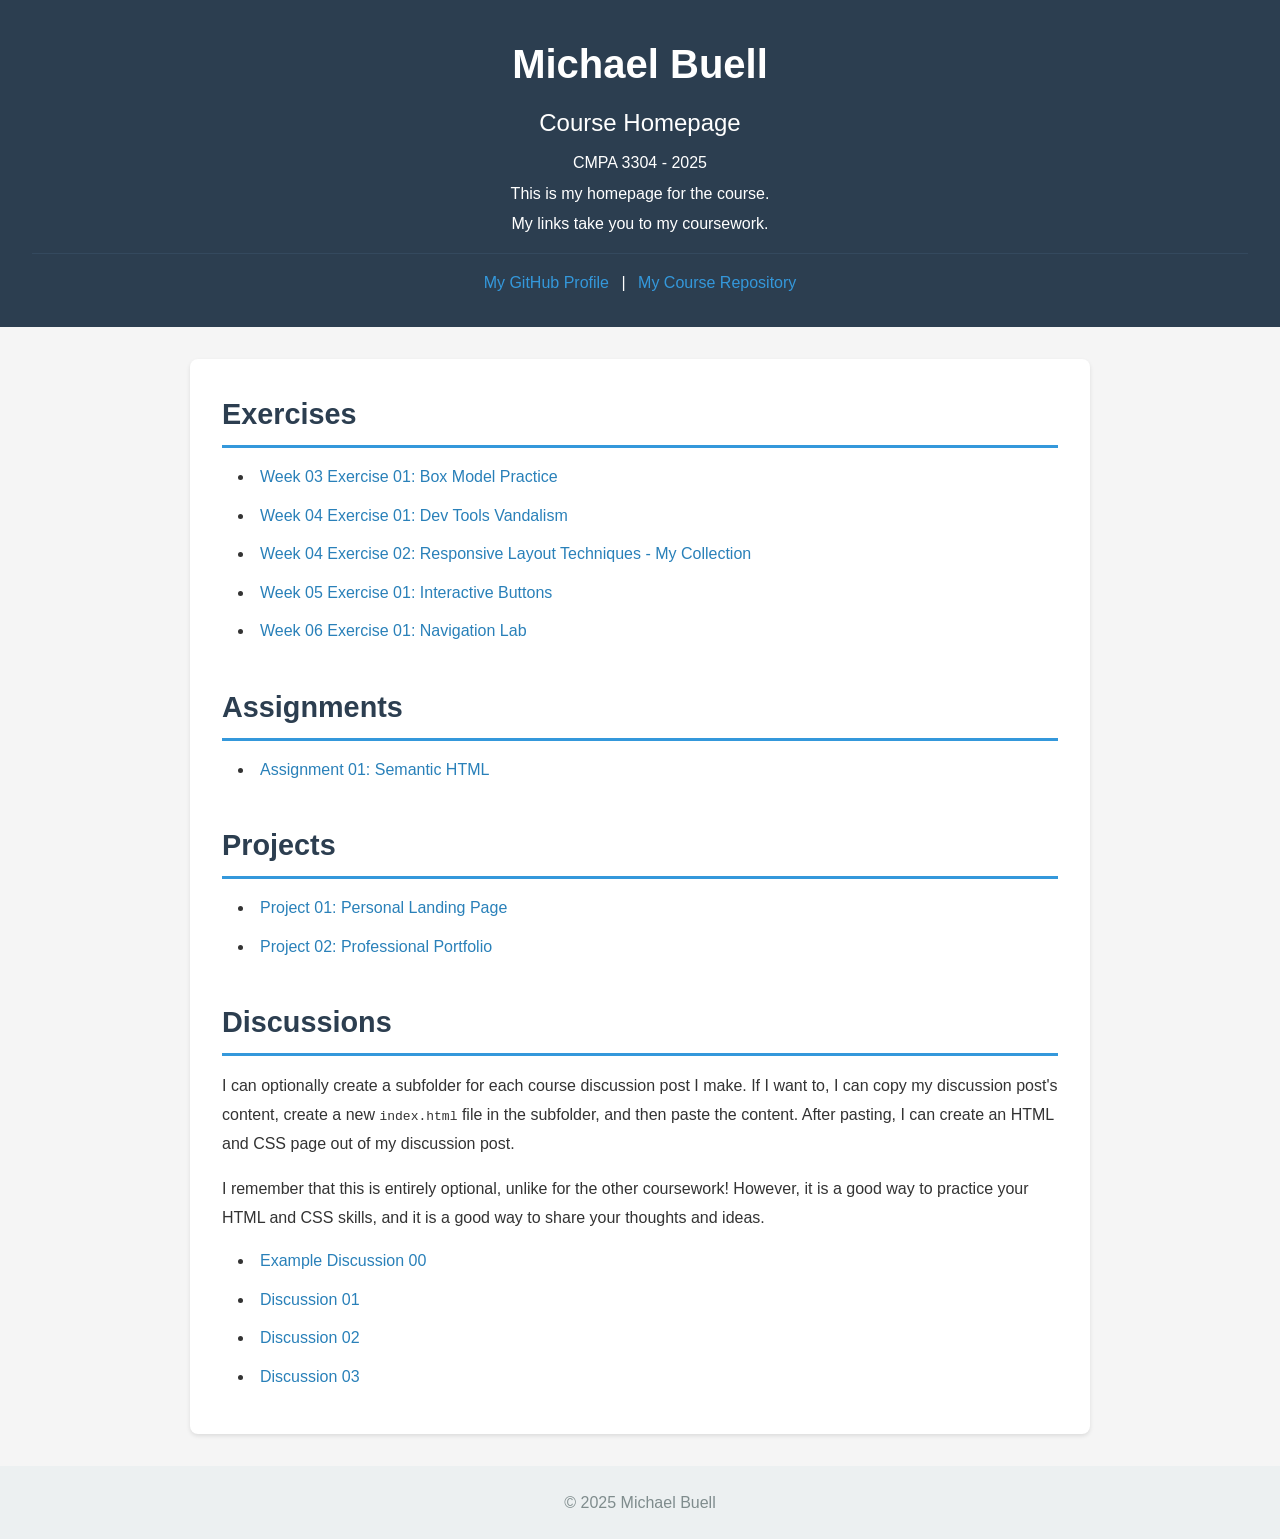
<file: index.html>
<!DOCTYPE html>

<!--

INSTRUCTIONS: HOW TO CHANGE THIS PAGE:

1. Change "Student Name" in the title above to your real name.

2. Change "Your Name" in the big heading below to your real name.

3. Change "your-username" to your real GitHub username in both links.

4. Change "your-repo-name" to the name of this repository.

5. Change "Course Name" to the name of your class.

6. Change "Semester Year" to match when you are taking this class.

7. Add links to your work:
    - Find the words that say "Exercise 01", "Assignment 01", etc.
    - Between the quote marks in href="", put the relative link to your work in the subfolder. You can simply link to the subfolder name. Take a look at the example folders and links to see how to do this.
    - For work not yet started/completed, you can leave the href="" blank until you are ready.
    - Change the words "Exercise 01" to match the name of the exercise. Do the same for assignments and projects. If you add your discussion posts, do the same for them.
    - Do this for each piece of work you finish.

8. You can add more links by copying a whole line like this:
    <li><a href="">New Work Name</a></li>
    Then paste it below the last one in that section.

9. Save your changes and push to GitHub when you are done. Remember you can use GitHub Desktop to help you with this.

Remember: During the course, if you want, you can style your homepage to introduce your own style and aesthetics. To start, keep this page simple and plain. This is just a template to get you started. Embrace the handcrafted approach to web design and development: change things to make them your own.

Remember: You must have a GitHub account, a new GitHub repository for this course, and this file (index.html) in that repository. 

Remember: You must create subfolders for each piece of coursework as the semester progresses.

-->

<html lang="en">
    <head>
        <meta charset="UTF-8" />
        <title>Course Homepage template</title>
        <meta charset="UTF-8" />
        <meta name="viewport" content="width=device-width, initial-scale=1.0" />
        <link rel="stylesheet" href="./style.css">
        <title>Michael Buell - Course Homepage</title>
    </head>

    <body>
        <header>
            <h1>Michael Buell</h1>
            <h2>Course Homepage</h2>
            <p>CMPA 3304 - 2025</p>
            <p>This is my homepage for the course.</p>
            <p>My links take you to my coursework.</p>
            <nav>
                <a href="https://github.com/michaelbuell">My GitHub Profile</a>
                |
                <a href="https://github.com/michaelbuell/cmpa3304">
                    My Course Repository
                </a>
            </nav>
        </header>

        <main>
            <section>
                <h2>Exercises</h2>
                <ul>
                    <li><a href="https://github.com/michaelbuell/cmpa3304/tree/main/week-03-exercise-01/">Week 03 Exercise 01: Box Model Practice</a></li>
                    <li><a href="https://github.com/michaelbuell/cmpa3304/tree/main/week-04-exercise-01/">Week 04 Exercise 01: Dev Tools Vandalism</a></li>
                    <li><a href="https://github.com/michaelbuell/cmpa3304/tree/main/week-04-exercise-02/">Week 04 Exercise 02: Responsive Layout Techniques - My Collection</a></li>
                    <li><a href="https://github.com/michaelbuell/cmpa3304/tree/main/week-05-exercise-01/">Week 05 Exercise 01: Interactive Buttons</a></li>
                    <li><a href="https://github.com/michaelbuell/cmpa3304/tree/main/week-06-exercise-01/">Week 06 Exercise 01: Navigation Lab</a></li>
                </ul>
            </section>

            <section>
                <h2>Assignments</h2>
                <ul>
                    <li><a href="https://github.com/michaelbuell/cmpa3304/tree/main/assignment-01">Assignment 01: Semantic HTML</a></li>
                </ul>
            </section>

            <section>
                <h2>Projects</h2>
                <ul>
                    <li><a href="https://github.com/michaelbuell/cmpa3304/tree/main/project-01">Project 01: Personal Landing Page</a></li>
                    <li><a href="https://github.com/michaelbuell/cmpa3304/tree/main/project-02">Project 02: Professional Portfolio</a></li>
                </ul>
            </section>

            <section>
                <h2>Discussions</h2>
                <p>
                    I can optionally create a subfolder for each course
                    discussion post I make. If I want to, I can copy my
                    discussion post's content, create a new
                    <code>index.html</code>
                    file in the subfolder, and then paste the content. After
                    pasting, I can create an HTML and CSS page out of my
                    discussion post.
                </p>
                <p>
                    I remember that this is entirely optional, unlike for the
                    other coursework! However, it is a good way to practice your
                    HTML and CSS skills, and it is a good way to share your
                    thoughts and ideas.
                </p>
                <ul>
                    <li>
                        <a href="example-discussion-00/">
                            Example Discussion 00
                        </a>
                    </li>
                    <li><a href="">Discussion 01</a></li>
                    <li><a href="">Discussion 02</a></li>
                    <li><a href="">Discussion 03</a></li>
                </ul>
            </section>
        </main>

        <footer>
            <p>&copy; 2025 Michael Buell</p>
        </footer>
    </body>
</html>
</file>
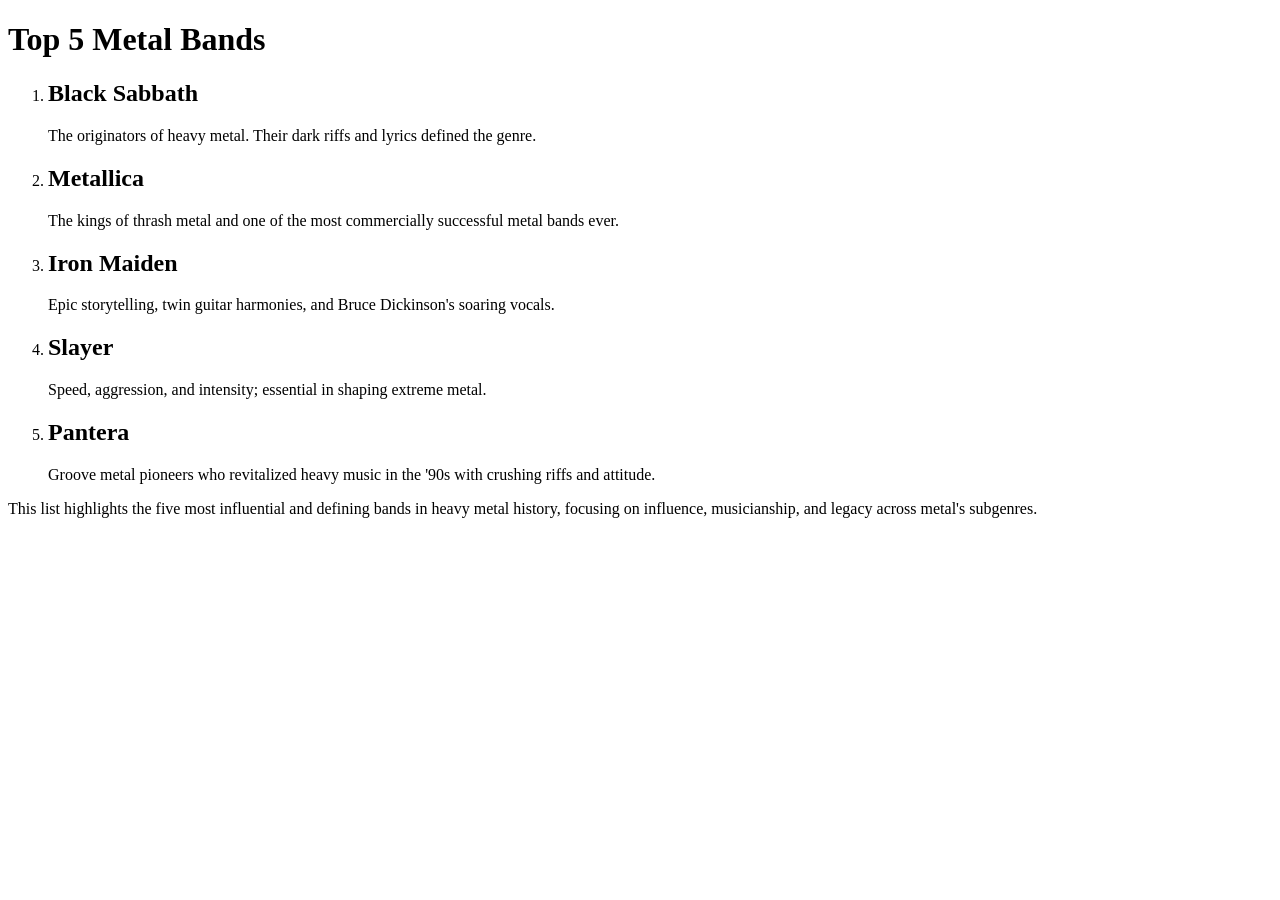
<file: assignment-01/index.html>
<!DOCTYPE html>
<html lang="en">
<head>
    <meta charset="UTF-8">
    <meta name="viewport" content="width=device-width, initial-scale=1.0">
    <title>Top 5 Metal Bands</title>
</head>
<body>
    <header>
        <h1>Top 5 Metal Bands</h1>
    </header>
    
    <main>
        <ol>
            <li>
                <h2>Black Sabbath</h2>
                <p>The originators of heavy metal. Their dark riffs and lyrics defined the genre.</p>
            </li>
            <li>
                <h2>Metallica</h2>
                <p>The kings of thrash metal and one of the most commercially successful metal bands ever.</p>
            </li>
            <li>
                <h2>Iron Maiden</h2>
                <p>Epic storytelling, twin guitar harmonies, and Bruce Dickinson's soaring vocals.</p>
            </li>
            <li>
                <h2>Slayer</h2>
                <p>Speed, aggression, and intensity; essential in shaping extreme metal.</p>
            </li>
            <li>
                <h2>Pantera</h2>
                <p>Groove metal pioneers who revitalized heavy music in the '90s with crushing riffs and attitude.</p>
            </li>
        </ol>
    </main>

    <footer>
        <p>This list highlights the five most influential and defining bands in heavy metal history, focusing on influence, musicianship, and legacy across metal's subgenres.</p>
    </footer>
</body>
</html>
</file>
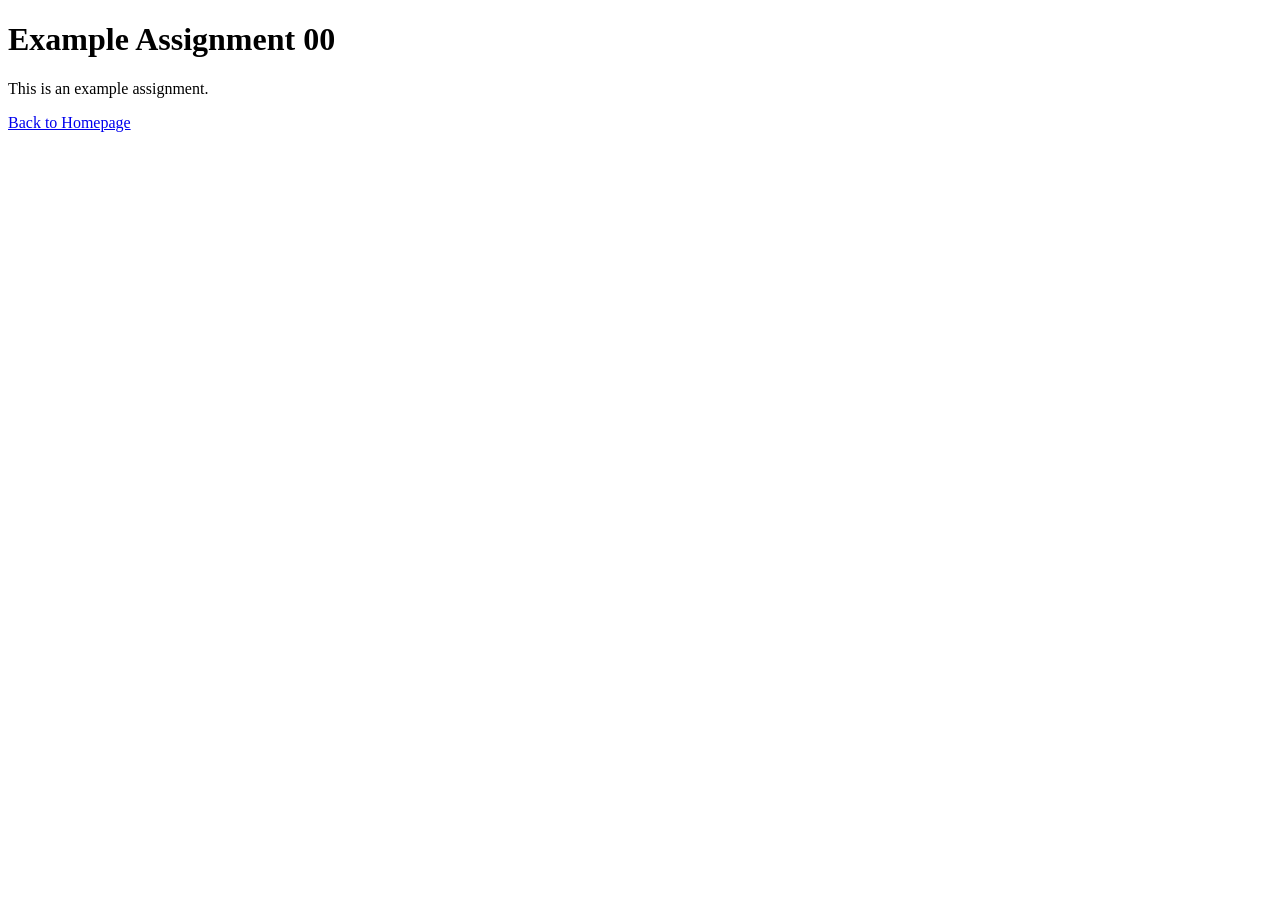
<file: example-assignment-00/index.html>
<!DOCTYPE html>
<html lang="en">
    <head>
        <meta charset="UTF-8" />
        <meta name="viewport" content="width=device-width, initial-scale=1.0" />
        <title>Example Assignment 00</title>
    </head>
    <body>
        <h1>Example Assignment 00</h1>
        <p>This is an example assignment.</p>
        <a href="../index.html">Back to Homepage</a>
    </body>
</html>
</file>
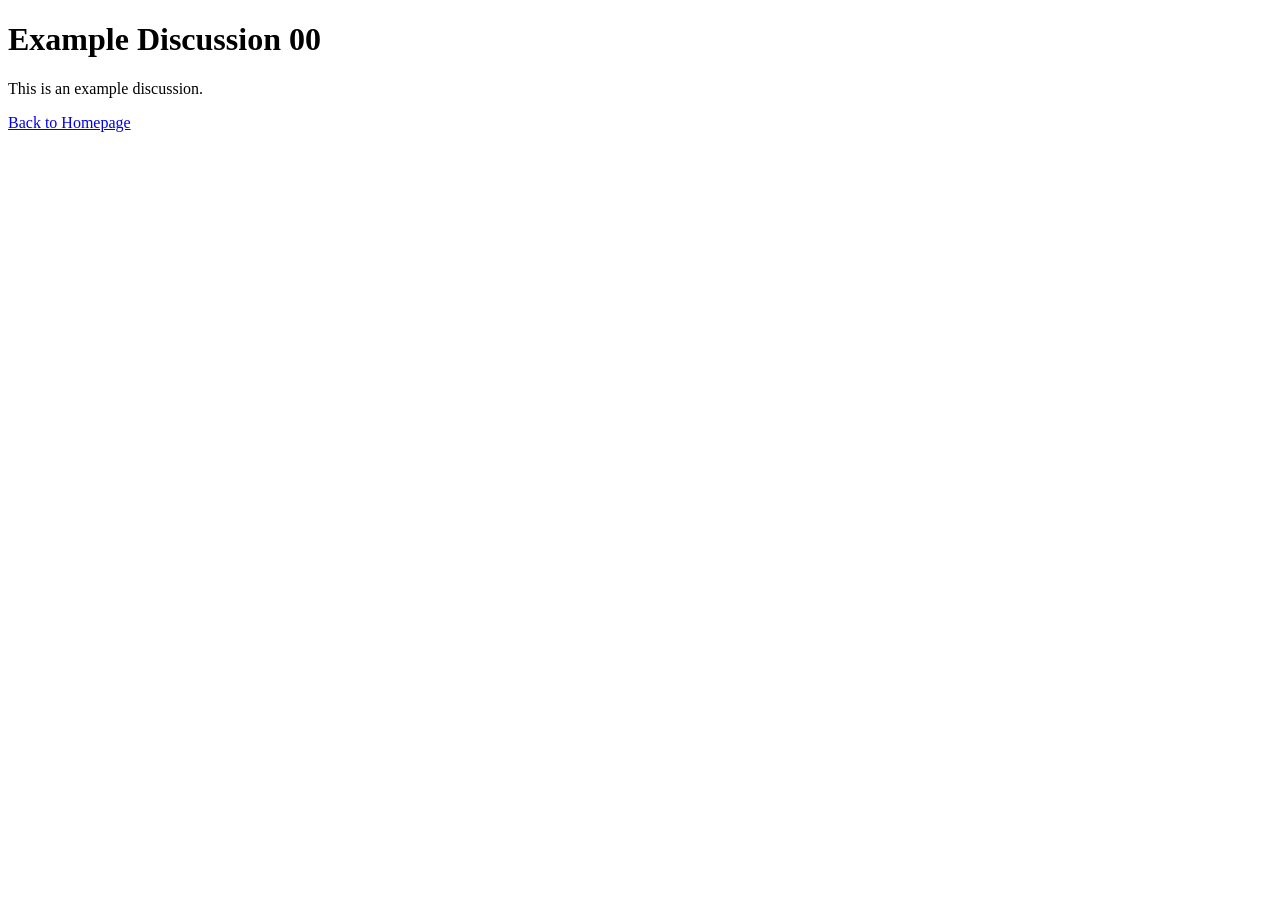
<file: example-discussion-00/index.html>
<!DOCTYPE html>
<html lang="en">
    <head>
        <meta charset="UTF-8" />
        <meta name="viewport" content="width=device-width, initial-scale=1.0" />
        <title>Example Discussion 00</title>
    </head>
    <body>
        <h1>Example Discussion 00</h1>
        <p>This is an example discussion.</p>
        <a href="../index.html">Back to Homepage</a>
    </body>
</html>
</file>
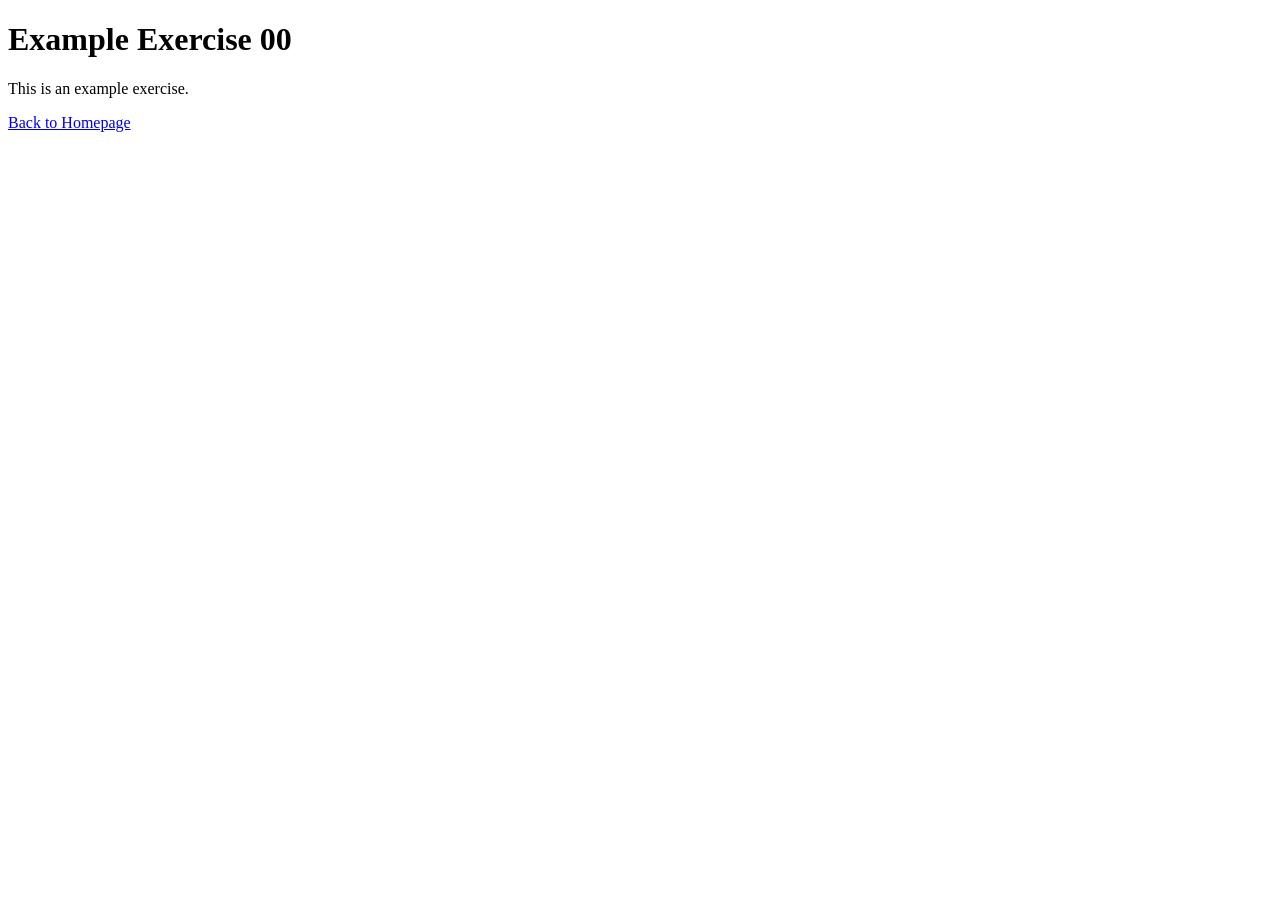
<file: example-exercise-00/index.html>
<!DOCTYPE html>
<html lang="en">
    <head>
        <meta charset="UTF-8" />
        <meta name="viewport" content="width=device-width, initial-scale=1.0" />
        <title>Example Exercise 00</title>
    </head>
    <body>
        <h1>Example Exercise 00</h1>
        <p>This is an example exercise.</p>
        <a href="../index.html">Back to Homepage</a>
    </body>
</html>
</file>
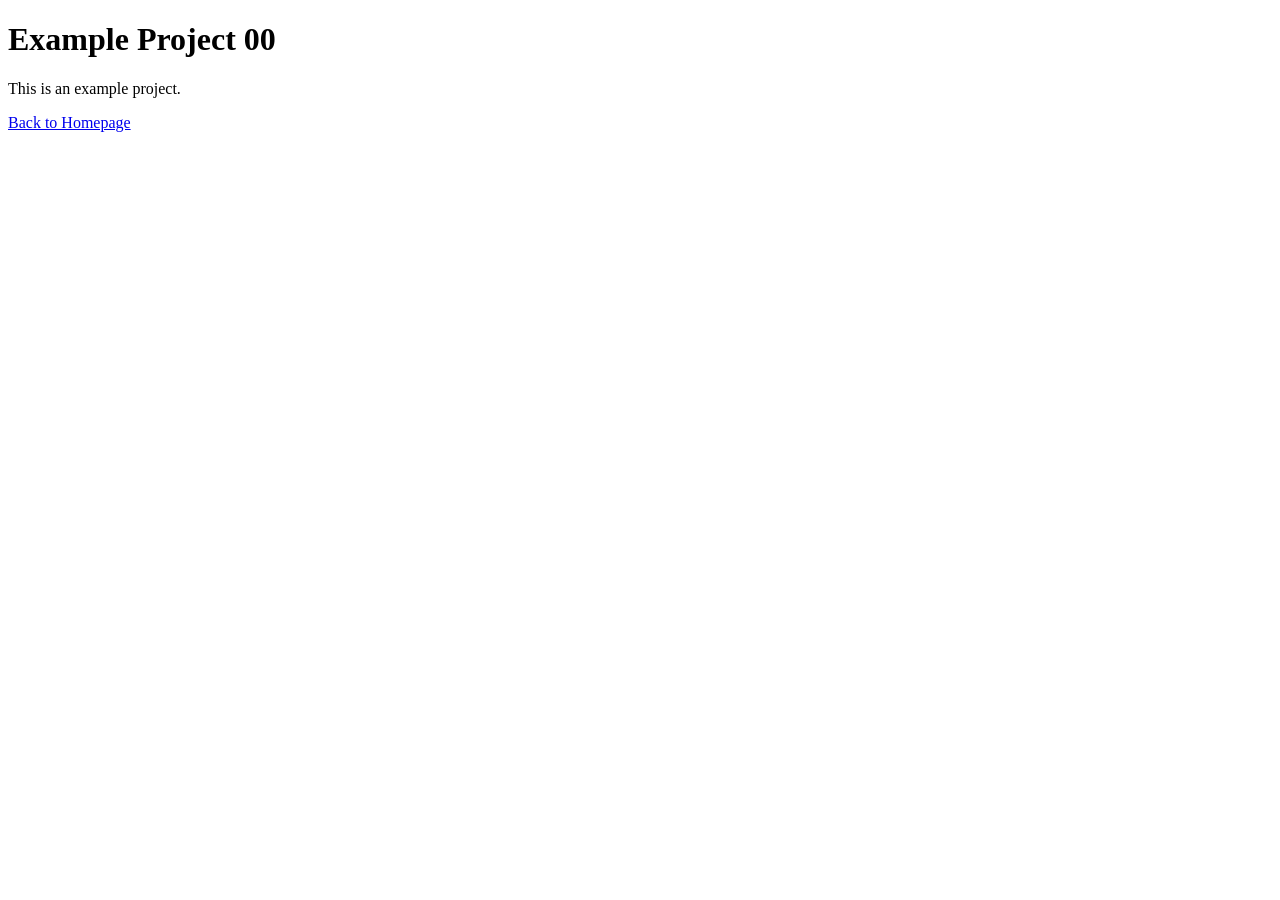
<file: example-project-00/index.html>
<!DOCTYPE html>
<html lang="en">
    <head>
        <meta charset="UTF-8" />
        <meta name="viewport" content="width=device-width, initial-scale=1.0" />
        <title>Example Project 00</title>
    </head>
    <body>
        <h1>Example Project 00</h1>
        <p>This is an example project.</p>
        <a href="../index.html">Back to Homepage</a>
    </body>
</html>
</file>
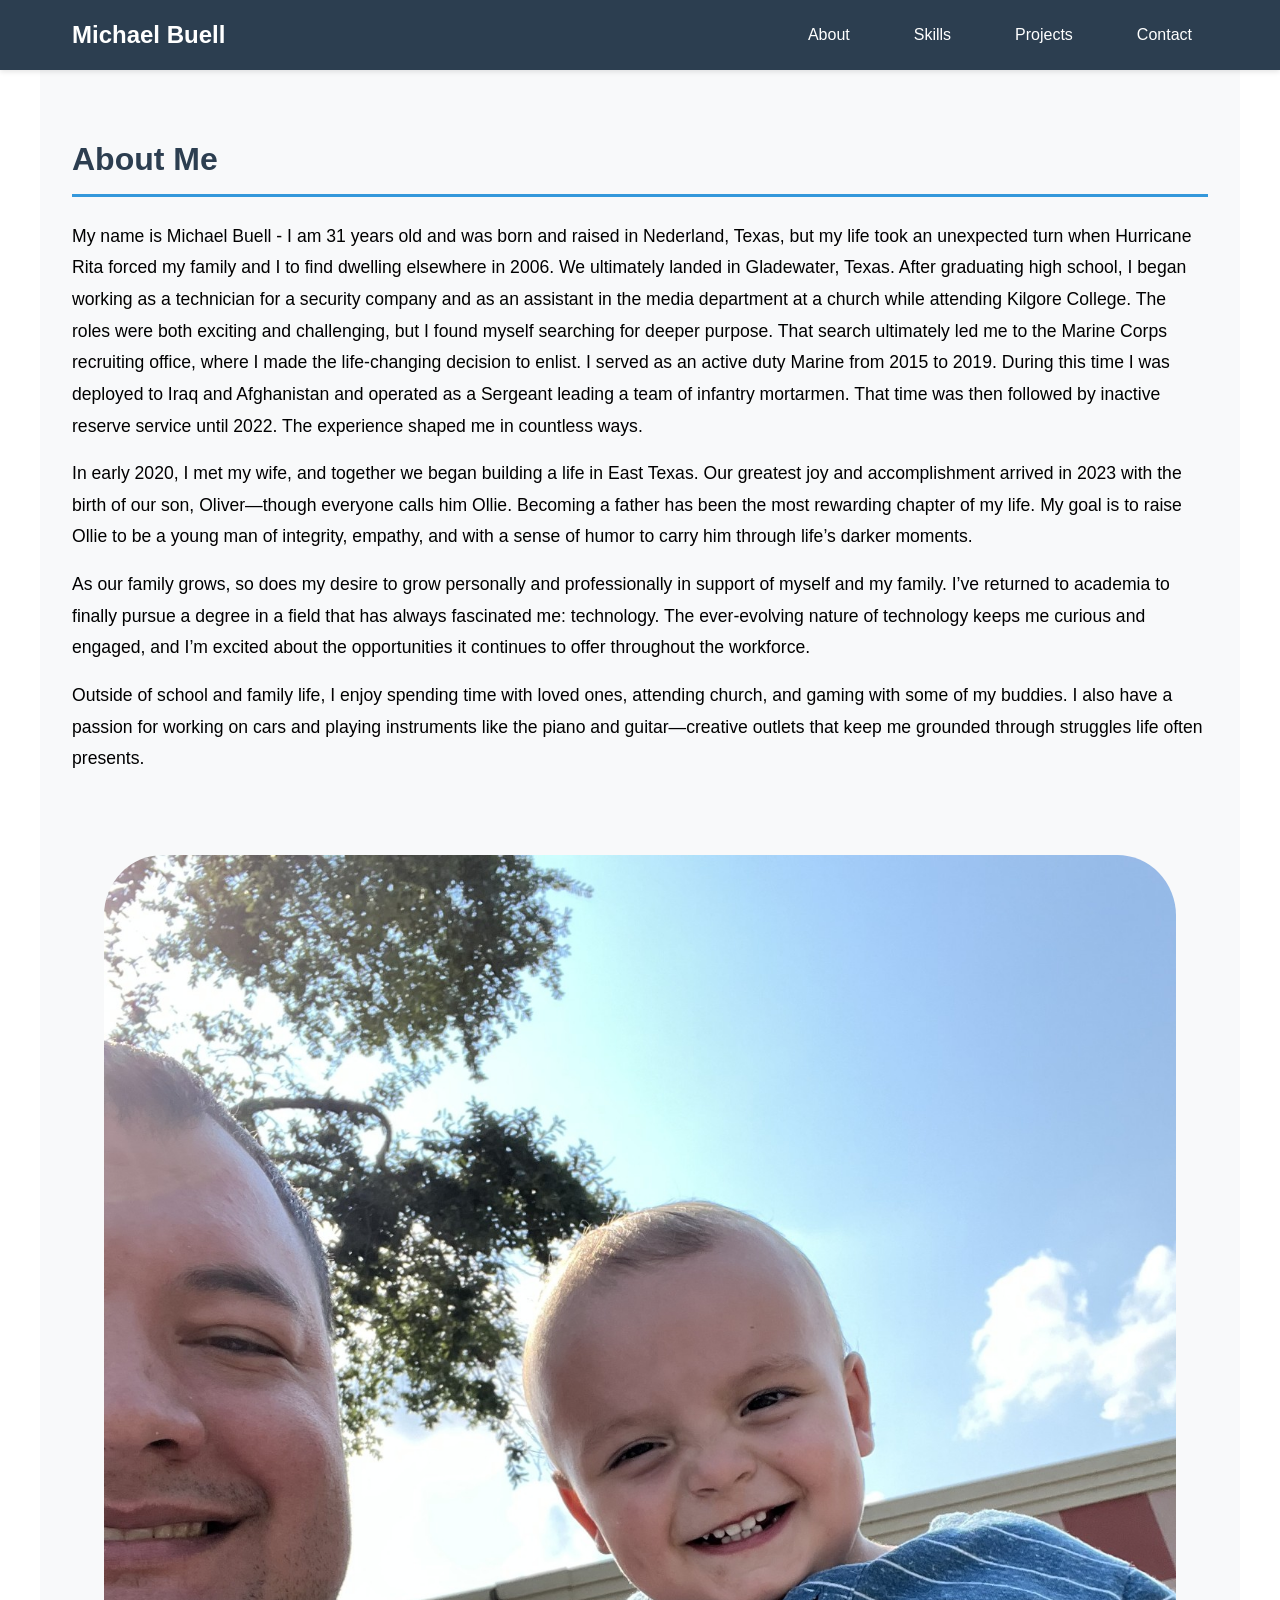
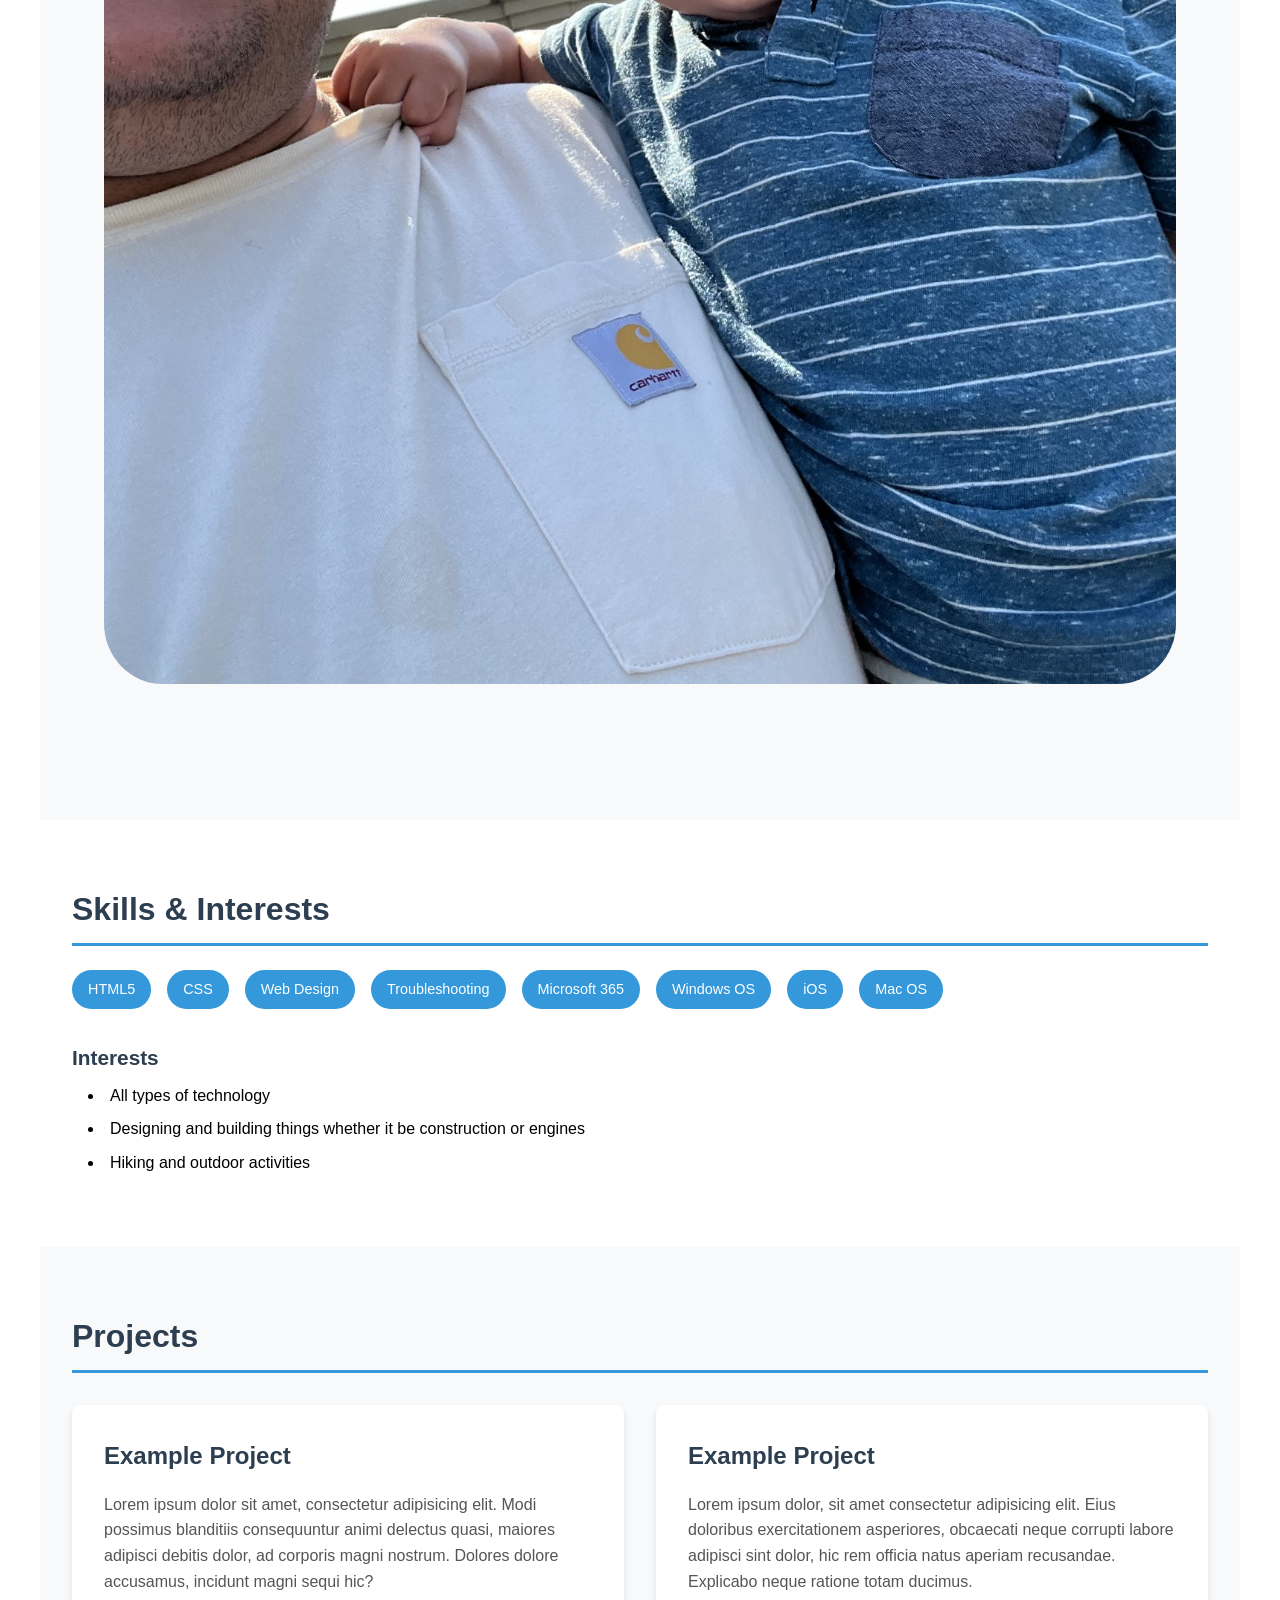
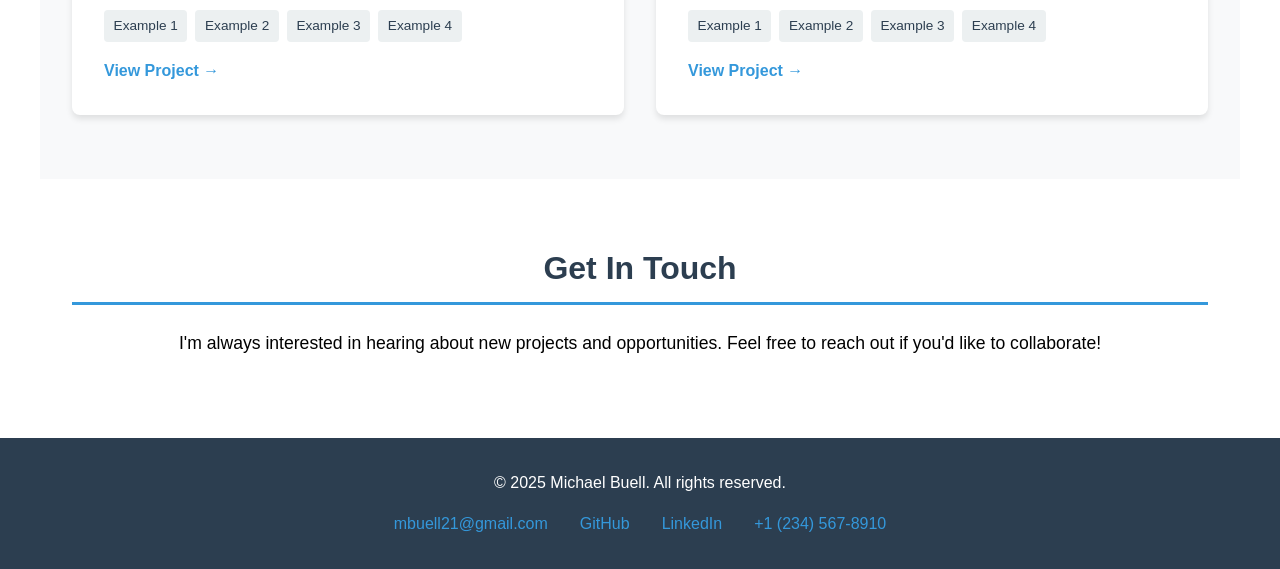
<file: project-01/index.html>
<!DOCTYPE html>
<html lang="en">
<head>
    <meta charset="UTF-8">
    <meta name="viewport" content="width=device-width, initial-scale=1.0">
    <link rel="stylesheet" href="./style.css">
    <title>My Personal Landing Page</title>
    </head>
<body>
    <header>
        <nav>
            <h1>Michael Buell</h1>
            <ul>
                <li><a href="#about">About</a></li>
                <li><a href="#skills">Skills</a></li>
                <li><a href="#projects">Projects</a></li>
                <li><a href="#contact">Contact</a></li>
            </ul>
        </nav>
    </header>

    <section id="about">
        <h2>About Me</h2>
        <p>
            My name is Michael Buell - I am 31 years old and was born and raised in Nederland, Texas, but my life took 
            an unexpected turn when Hurricane Rita forced my family and I to find dwelling elsewhere in 2006. We 
            ultimately landed in Gladewater, Texas. After graduating high school, I began working as a technician for 
            a security company and as an assistant in the media department at a church while attending Kilgore College. 
            The roles were both exciting and challenging, but I found myself searching for deeper purpose. That search 
            ultimately led me to the Marine Corps recruiting office, where I made the life-changing decision to enlist. 
            I served as an active duty Marine from 2015 to 2019. During this time I was deployed to Iraq and 
            Afghanistan and operated as a Sergeant leading a team of infantry mortarmen. That time was then followed by 
            inactive reserve service until 2022. The experience shaped me in countless ways. 
        </p>
        <p>    
            In early 2020, I met my 
            wife, and together we began building a life in East Texas. Our greatest joy and accomplishment arrived in 
            2023 with the birth of our son, Oliver—though everyone calls him Ollie. Becoming a father has been the most
            rewarding chapter of my life. My goal is to raise Ollie to be a young man of integrity, empathy, and with 
            a sense of humor to carry him through life’s darker moments.
        </p>
        <p>
            As our family grows, so does my desire to grow personally and professionally in support of myself and my 
            family. I’ve returned to academia to finally pursue a degree in a field that has always fascinated me: 
            technology. The ever-evolving nature of technology keeps me curious and engaged, and I’m excited about the 
            opportunities it continues to offer throughout the workforce. 
        </p>
        <p>
            Outside of school and family life, I enjoy spending time with loved ones, attending church, and gaming 
            with some of my buddies. I also have a passion for working on cars and playing instruments like the piano 
            and guitar—creative outlets that keep me grounded through struggles life often presents. 
        </p>
        <img src="./thumbnail_IMG_6317.jpg">
    </section>

    <section id="skills">
        <h2>Skills & Interests</h2>
        <div class="skills-container">
            <span class="skill-item">HTML5</span>
            <span class="skill-item">CSS</span>
            <span class="skill-item">Web Design</span>
            <span class="skill-item">Troubleshooting</span>
            <span class="skill-item">Microsoft 365</span>
            <span class="skill-item">Windows OS</span>
            <span class="skill-item">iOS</span>
            <span class="skill-item">Mac OS</span>
        </div>

        <div class="interests">
            <h3>Interests</h3>
            <ul>
                <li>All types of technology</li>
                <li>Designing and building things whether it be construction or engines</li>
                <li>Hiking and outdoor activities</li>
            </ul>
        </div>
    </section>

    <section id="projects">
        <h2>Projects</h2>
        <div class="projects-container">
            <div class="project-card">
                <h3>Example Project</h3>
                <p>
                    Lorem ipsum dolor sit amet, consectetur adipisicing elit. Modi possimus blanditiis consequuntur 
                    animi delectus quasi, maiores adipisci debitis dolor, ad corporis magni nostrum. Dolores dolore 
                    accusamus, incidunt magni sequi hic?
                </p>
                <div class="tech-stack">
                    <span>Example 1</span>
                    <span>Example 2</span>
                    <span>Example 3</span>
                    <span>Example 4</span>
                </div>
                <a href="#">View Project →</a>
            </div>

            <div class="project-card">
                <h3>Example Project</h3>
                <p>
                    Lorem ipsum dolor, sit amet consectetur adipisicing elit. Eius doloribus exercitationem 
                    asperiores, obcaecati neque corrupti labore adipisci sint dolor, hic rem officia natus aperiam 
                    recusandae. Explicabo neque ratione totam ducimus.
                </p>
                <div class="tech-stack">
                    <span>Example 1</span>
                    <span>Example 2</span>
                    <span>Example 3</span>
                    <span>Example 4</span>
                </div>
                <a href="#">View Project →</a>
            </div>
        </div>
    </section>

    <section id="contact">
        <h2>Get In Touch</h2>
        <p>
            I'm always interested in hearing about new projects and opportunities. 
            Feel free to reach out if you'd like to collaborate!
        </p>
    </section>

    <footer>
        <p>&copy; 2025 Michael Buell. All rights reserved.</p>
        <div class="contact-info">
            <a href="mailto:mbuell21@gmail.com">mbuell21@gmail.com</a>
            <a target="_blank" href="https://github.com/michaelbuell">GitHub</a>
            <a target="_blank" href="https://linkedin.com/in/michael-buell-a9797134">LinkedIn</a>
            <a href="tel:+12345678910">+1 (234) 567-8910</a>
        </div>
    </footer>
</body>
</html>
</file>
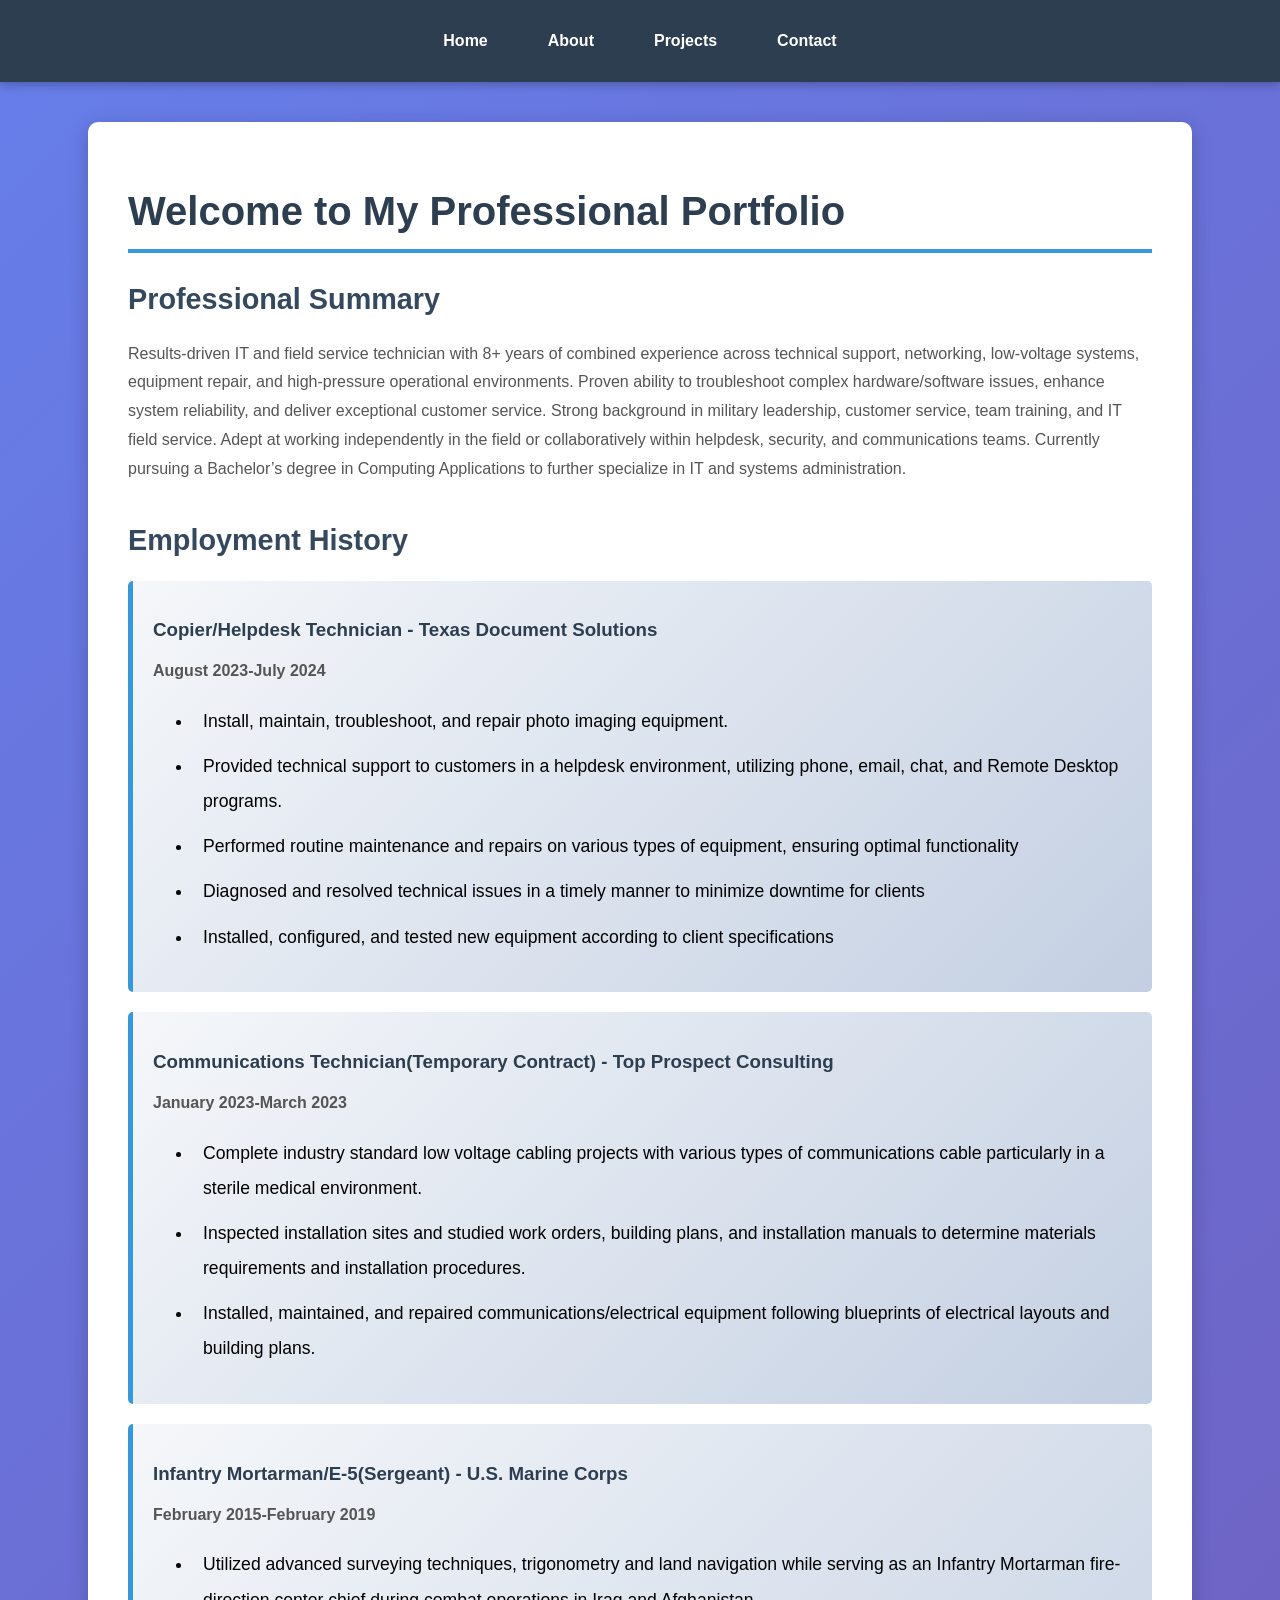
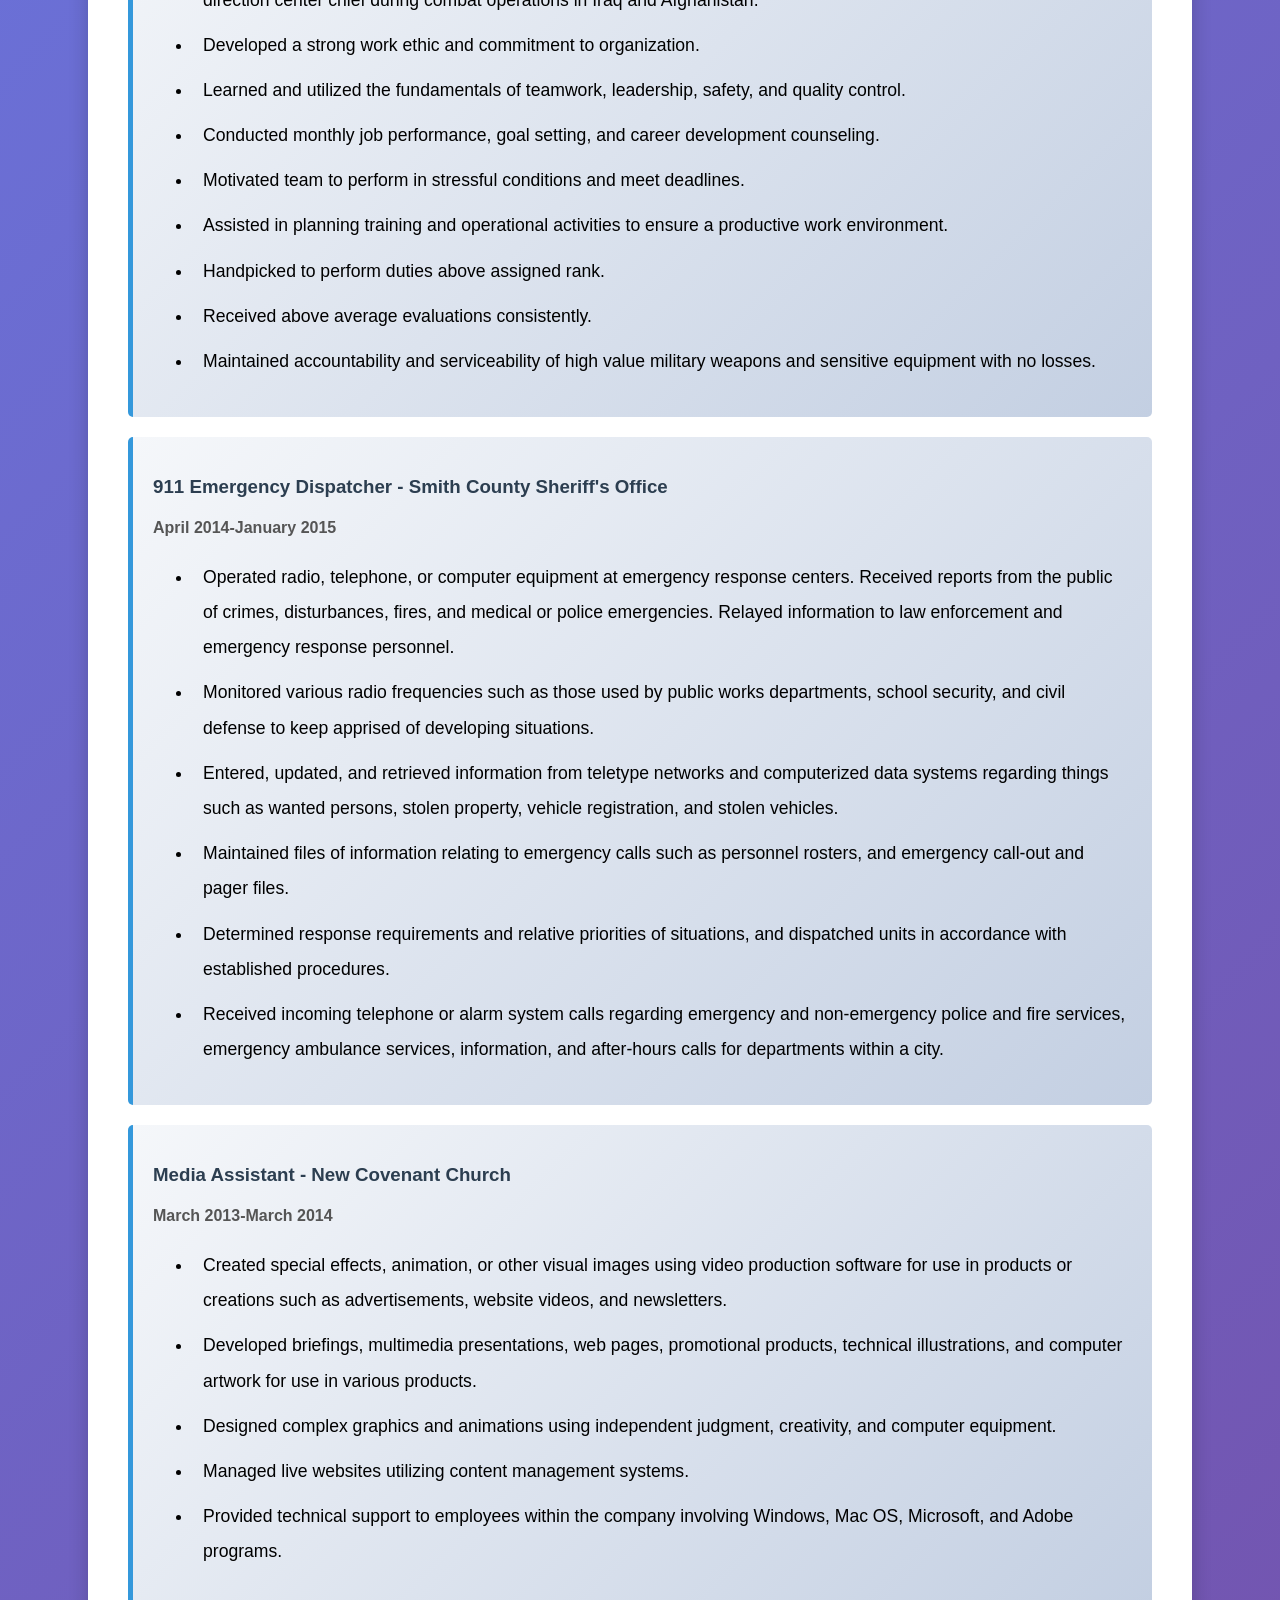
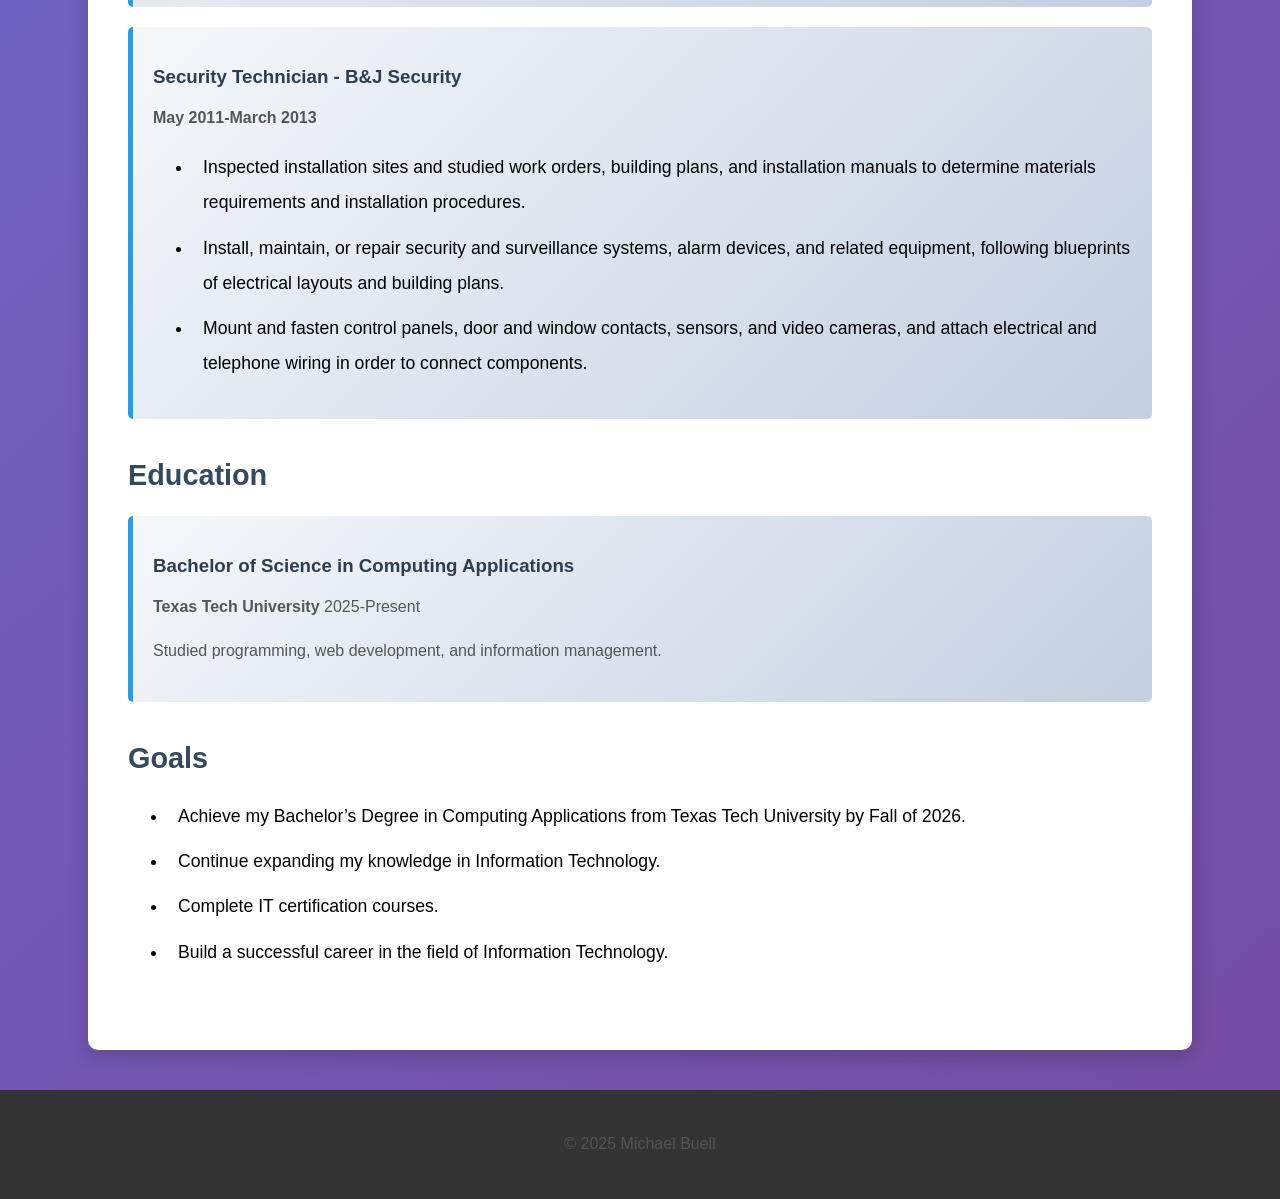
<file: project-02/index.html>
<!DOCTYPE html>
<html lang="en">
<head>
    <meta charset="UTF-8">
    <meta name="viewport" content="width=device-width, initial-scale=1.0">
    <title>Home - My Portfolio</title>
    <link rel="stylesheet" href="style.css">
</head>
<body>
    <header>
        <nav>
            <a href="index.html">Home</a>
            <a href="./about/index.html">About</a>
            <a href="./projects/index.html">Projects</a>
            <a href="./contact/index.html">Contact</a>
        </nav>
    </header>

    <div class="container">
        <h1>Welcome to My Professional Portfolio</h1>

        <section>
            <h2>Professional Summary</h2>
            <p>Results-driven IT and field service technician with 8+ years of combined experience across technical
support, networking, low-voltage systems, equipment repair, and high-pressure operational
environments. Proven ability to troubleshoot complex hardware/software issues, enhance system
reliability, and deliver exceptional customer service. Strong background in
military leadership, customer service, team training, and IT field service. Adept at working
independently in the field or collaboratively within helpdesk, security, and communications teams.
Currently pursuing a Bachelor’s degree in Computing Applications to further specialize in IT and
systems administration.</p>
        </section>

        <section>
            <h2>Employment History</h2>
            <div class="job">
                <h3>Copier/Helpdesk Technician - Texas Document Solutions</h3>
                <p><strong>August 2023-July 2024</strong></p>
                <ul>
                    <li>Install, maintain, troubleshoot, and repair photo imaging equipment.</li>
                    <li>Provided technical support to customers in a helpdesk environment, utilizing phone, email, chat, and
                        Remote Desktop programs.</li>
                    <li>Performed routine maintenance and repairs on various types of equipment, ensuring optimal
                        functionality</li>
                    <li>Diagnosed and resolved technical issues in a timely manner to minimize downtime for clients</li>
                    <li>Installed, configured, and tested new equipment according to client specifications</li>
                </ul>
            </div>

            <div class="job">
                <h3>Communications Technician(Temporary Contract) - Top Prospect Consulting</h3>
                <p><strong>January 2023-March 2023</strong></p>
                <ul>
                    <li>Complete industry standard low voltage cabling projects with various types of communications cable
                        particularly in a sterile medical environment.</li>
                    <li>Inspected installation sites and studied work orders, building plans, and installation manuals to
                        determine materials requirements and installation procedures.</li>
                    <li>Installed, maintained, and repaired communications/electrical equipment following blueprints of
                        electrical layouts and building plans.</li>
                </ul>
            </div>

            <div class="job">
                <h3>Infantry Mortarman/E-5(Sergeant) - U.S. Marine Corps</h3>
                <p><strong>February 2015-February 2019</strong></p>
                <ul>
                    <li>Utilized advanced surveying techniques, trigonometry and land navigation while serving as an Infantry
                        Mortarman fire-direction center chief during combat operations in Iraq and Afghanistan.</li>
                    <li>Developed a strong work ethic and commitment to organization.</li>
                    <li>Learned and utilized the fundamentals of teamwork, leadership, safety, and quality control.</li>
                    <li>Conducted monthly job performance, goal setting, and career development counseling.</li>
                    <li>Motivated team to perform in stressful conditions and meet deadlines.</li>
                    <li>Assisted in planning training and operational activities to ensure a productive work environment.</li>
                    <li>Handpicked to perform duties above assigned rank.</li>
                    <li>Received above average evaluations consistently.</li>
                    <li>Maintained accountability and serviceability of high value military weapons and sensitive equipment
                        with no losses.</li>

                </ul>
            </div>

            <div class="job">
                <h3>911 Emergency Dispatcher - Smith County Sheriff's Office</h3>
                <p><strong>April 2014-January 2015</strong></p>
                <ul>
                    <li>Operated radio, telephone, or computer equipment at emergency response centers. Received reports
                        from the public of crimes, disturbances, fires, and medical or police emergencies. Relayed information
                        to law enforcement and emergency response personnel.</li>
                    <li>Monitored various radio frequencies such as those used by public works departments, school security,
                        and civil defense to keep apprised of developing situations.</li>
                    <li>Entered, updated, and retrieved information from teletype networks and computerized data systems
                        regarding things such as wanted persons, stolen property, vehicle registration, and stolen vehicles.</li>
                    <li>Maintained files of information relating to emergency calls such as personnel rosters, and emergency
                        call-out and pager files.</li>
                    <li>Determined response requirements and relative priorities of situations, and dispatched units in
                        accordance with established procedures.</li>
                    <li>Received incoming telephone or alarm system calls regarding emergency and non-emergency police
                        and fire services, emergency ambulance services, information, and after-hours calls for departments
                        within a city.</li>
                </ul>
            </div>

            <div class="job">
                <h3>Media Assistant - New Covenant Church</h3>
                <p><strong>March 2013-March 2014</strong></p>
                <ul>
                    <li>Created special effects, animation, or other visual images using video production software for use in
                        products or creations such as advertisements, website videos, and newsletters.</li>
                    <li>Developed briefings, multimedia presentations, web pages, promotional products, technical
                        illustrations, and computer artwork for use in various products.</li>
                    <li>Designed complex graphics and animations using independent judgment, creativity, and computer
                        equipment.</li>
                    <li>Managed live websites utilizing content management systems.</li>
                    <li>Provided technical support to employees within the company involving Windows, Mac OS, Microsoft,
                        and Adobe programs.</li>
                </ul>
            </div>

            <div class="job">
                <h3>Security Technician - B&J Security</h3>
                <p><strong>May 2011-March 2013</strong></p>
                <ul>
                    <li>Inspected installation sites and studied work orders, building plans, and installation manuals to
                        determine materials requirements and installation procedures.</li>
                    <li>Install, maintain, or repair security and surveillance systems, alarm devices, and related equipment,
                        following blueprints of electrical layouts and building plans.</li>
                    <li>Mount and fasten control panels, door and window contacts, sensors, and video cameras, and attach
                        electrical and telephone wiring in order to connect components.</li>
                </ul>
            </div>
        </section>

        <section>
            <h2>Education</h2>
            <div class="education">
                <h3>Bachelor of Science in Computing Applications</h3>
                <p><strong>Texas Tech University</strong> 2025-Present </p>
                <p>Studied programming, web development, and information management.</p>
            </div>
        </section>

        <section>
            <h2>Goals</h2>
            <ul>
                <li>Achieve my Bachelor’s Degree in Computing Applications from Texas Tech University by Fall of 2026.</li>
                <li>Continue expanding my knowledge in Information Technology.</li>
                <li>Complete IT certification courses.</li>
                <li>Build a successful career in the field of Information Technology.</li>
            </ul>
        </section>
    </div>

    <footer>
            <p>&copy; 2025 Michael Buell</p>
    </footer>
</body>
</html>
</file>
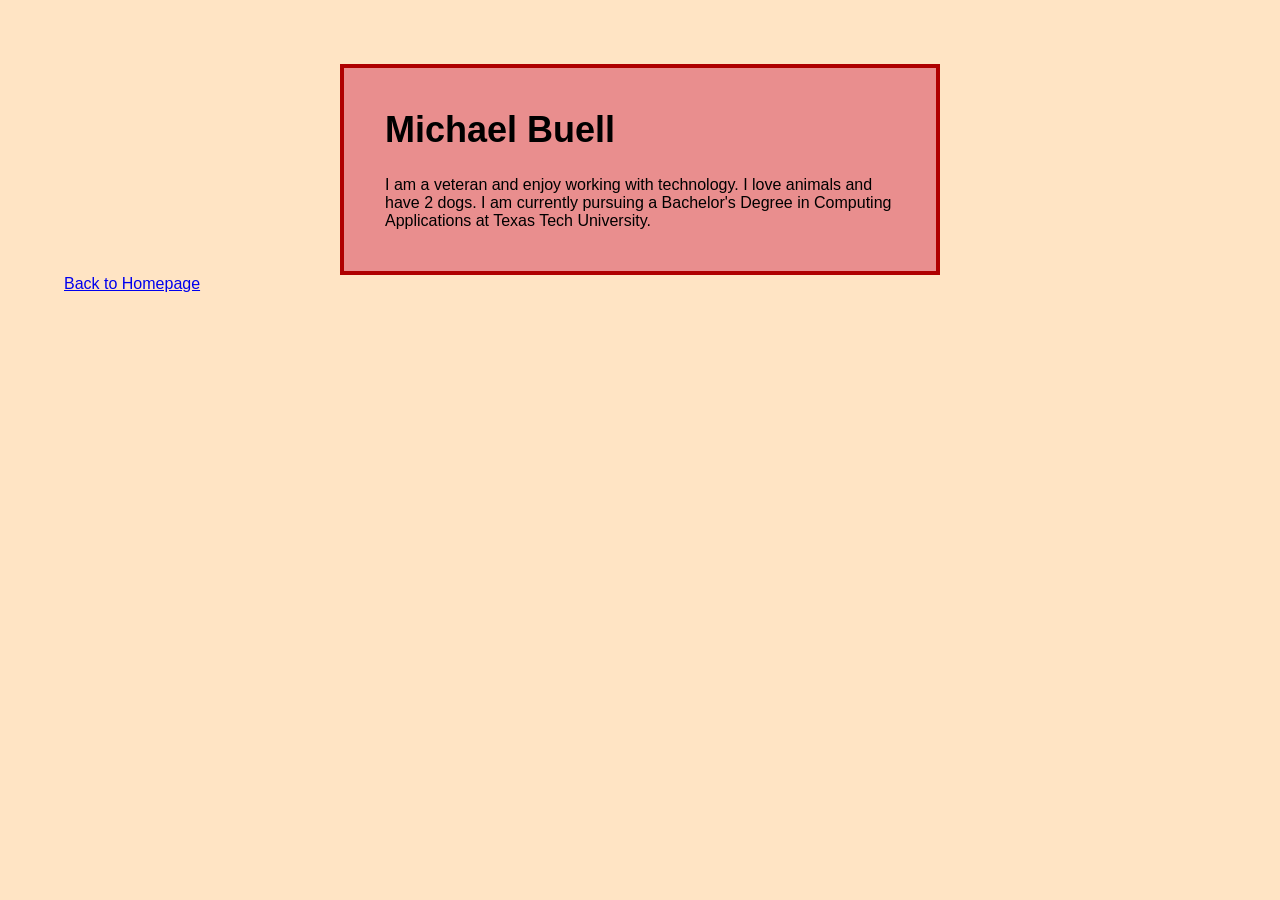
<file: week-03-exercise-01/index.html>
<!DOCTYPE html>
<html lang="en">
    <head>
        <meta charset="UTF-8" />
        <meta name="viewport" content="width=device-width, initial-scale=1.0" />
        <link rel="stylesheet" href="style.css">
        <title>Michael Buell</title>
    </head>
    <body>
        <div class="card">
            <h1>Michael Buell</h1>
            <p>I am a veteran and enjoy working with technology. I love animals and have 2 dogs. I am currently pursuing a Bachelor's Degree in Computing Applications at Texas Tech University.</p>
        </div>
        <a href="../index.html">Back to Homepage</a>
    </body>
</html>
</file>
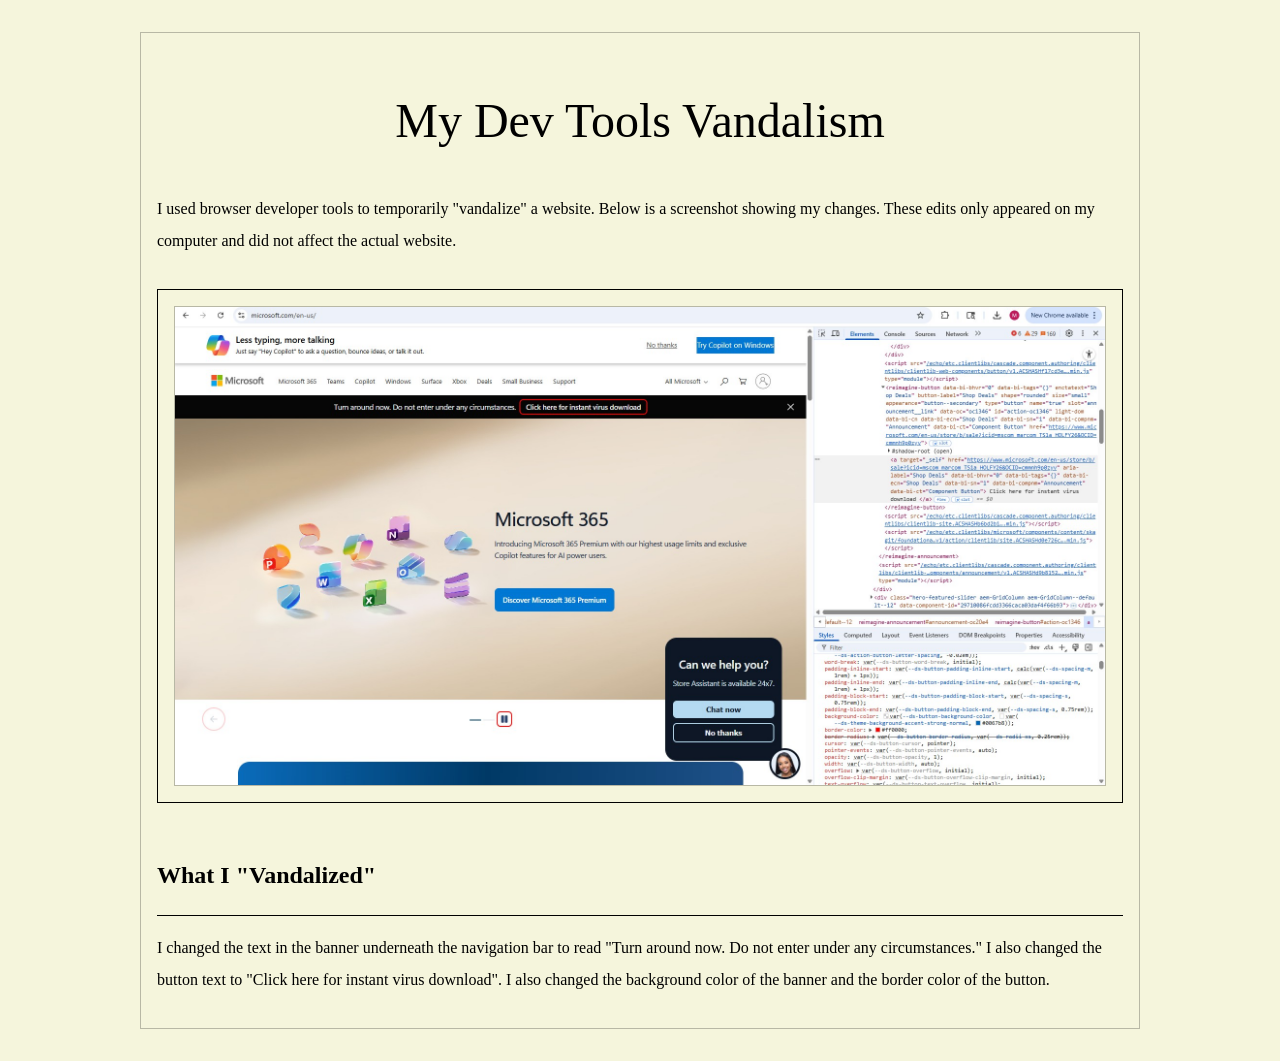
<file: week-04-exercise-01/index.html>
<!DOCTYPE html>
<html lang="en">

<head>
    <meta charset="UTF-8" />
    <meta name="viewport" content="width=device-width, initial-scale=1.0" />
    <title>Week 04 Exercise 01 - My Dev Tools Vandalism</title>
    <link rel="stylesheet" href="./style.css" />
</head>

<body>
    <main>
        <h1>My Dev Tools Vandalism</h1>
        <p>
            I used browser developer tools to temporarily "vandalize" a
            website. Below is a screenshot showing my changes. These edits
            only appeared on my computer and did not affect the actual
            website.
        </p>
        <div class="screenshot-container">
            <!-- 
                IMPORTANT: Update the src attribute below to match your screenshot filename.
                Example: If your screenshot is named "apple-dot-com-but-with-papyrus-font.png", change the line to:
                src="./apple-dot-com-but-with-papyrus-font.png"
            -->
            <img src="Screenshot 2025-11-10 154526.jpg" alt="Screenshot of the webpage I vandalized" />
        </div>
        <h2>What I "Vandalized"</h2>
        <p>
            I changed the text in the banner underneath the navigation bar to read "Turn around now. Do not enter under any circumstances."
            I also changed the button text to "Click here for instant virus download". I also changed the background color of the banner and the border color of the button.
        </p>
    </main>
</body>

</html>
</file>
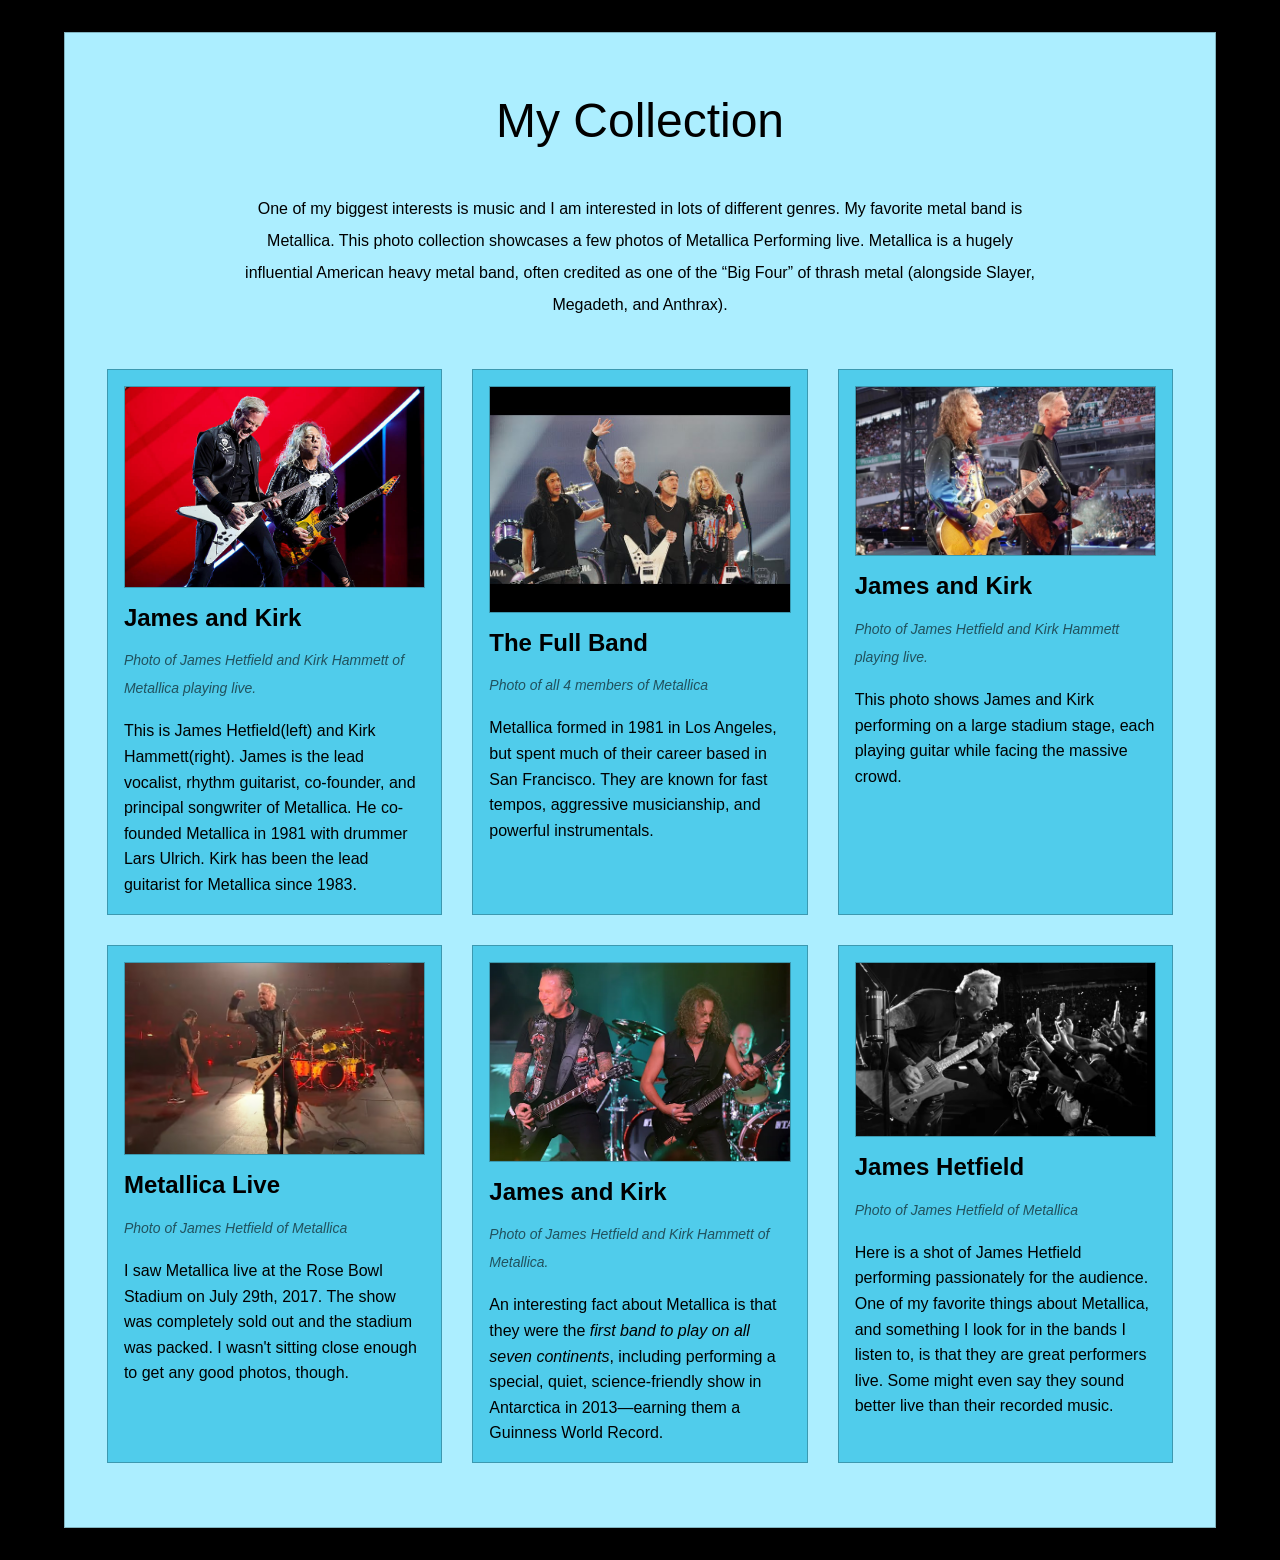
<file: week-04-exercise-02/index.html>
<!DOCTYPE html>
<html lang="en">

<head>
    <meta charset="UTF-8" />
    <meta name="viewport" content="width=device-width, initial-scale=1.0" />
    <title>Week 04 Exercise 02 - My Collection</title>
    <link rel="stylesheet" href="./style.css" />
</head>

<body>
    <main>
        <h1>My Collection</h1>
        <!-- 
            SAMPLE OVERVIEW TEXT
            Replace this entire paragraph with your own description.
            How do you think about your collection? Write that out here.
            P.S. Please use your own words. Be yourself.
        -->
        <p>
            One of my biggest interests is music and I am interested in lots of different genres. My favorite metal band
            is Metallica. This photo collection showcases a few photos of Metallica Performing live. Metallica is a hugely 
            influential American heavy metal band, often credited as one of the “Big Four” of thrash metal 
            (alongside Slayer, Megadeth, and Anthrax).
        </p>

        <div class="collection-grid">

            <!-- 
                SAMPLE CARD 1
                Replace this entire card with your own item.
                Keep the same structure: image, title, details, description.
            -->
            <div class="collection-card">
                <img src="image01.webp" alt="Photo of Metallica Live" />
                <h2>James and Kirk</h2>
                <p class="details">Photo of James Hetfield and Kirk Hammett of Metallica playing live.</p>
                <p class="description">
                    This is James Hetfield(left) and Kirk Hammett(right). James is the lead vocalist, rhythm guitarist, 
                    co-founder, and principal songwriter of Metallica. He co-founded Metallica in 1981 with drummer 
                    Lars Ulrich. Kirk has been the lead guitarist for Metallica since 1983.
                </p>
            </div>

            <!-- 
                SAMPLE CARD 2
                Replace this entire card with your own item.
                Notice the structure is identical to Sample Card 1.
            -->
            <div class="collection-card">
                <img src="image02.jpg" alt="Photo of Metallica Live" />
                <h2>The Full Band</h2>
                <p class="details">Photo of all 4 members of Metallica</p>
                <p class="description">
                    Metallica formed in 1981 in Los Angeles, but spent much of their career based in San Francisco. They 
                    are known for fast tempos, aggressive musicianship, and powerful instrumentals.
                </p>
            </div>

            <!-- 
                PLACEHOLDER CARD 3
                Complete this card by adding your image, title, details, and description.
            -->
            <div class="collection-card">
                <img src="image03.jpg" alt="Photo of Metallica Live" />
                <h2>James and Kirk</h2>
                <p class="details">Photo of James Hetfield and Kirk Hammett playing live.</p>
                <p class="description">
                    This photo shows James and Kirk performing on a large stadium stage, each playing guitar while 
                    facing the massive crowd. 
                </p>
            </div>

            <!-- 
                PLACEHOLDER CARD 4
                Complete this card by adding your image, title, details, and description.
            -->
            <div class="collection-card">
                <img src="image04.avif" alt="Photo of Metallica Live" />
                <h2>Metallica Live</h2>
                <p class="details">Photo of James Hetfield of Metallica</p>
                <p class="description">
                    I saw Metallica live at the Rose Bowl Stadium on July 29th, 2017. The show was completely sold out
                    and the stadium was packed. I wasn't sitting close enough to get any good photos, though.
                </p>
            </div>

            <!-- 
                PLACEHOLDER CARD 5
                Complete this card by adding your image, title, details, and description.
            -->
            <div class="collection-card">
                <img src="image05.webp" alt="Photo of Metallica Live" />
                <h2>James and Kirk</h2>
                <p class="details">Photo of James Hetfield and Kirk Hammett of Metallica.</p>
                <p class="description">
                    An interesting fact about Metallica is that they were the <em>first band to play on all seven 
                    continents</em>, including performing a special, quiet, science-friendly show in Antarctica in 
                    2013—earning them a Guinness World Record.
                </p>
            </div>

            <!-- 
                PLACEHOLDER CARD 6
                Complete this card by adding your image, title, details, and description.
            -->
            <div class="collection-card">
                <img src="image06.png" alt="Photo of Metallica Live" />
                <h2>James Hetfield</h2>
                <p class="details">Photo of James Hetfield of Metallica</p>
                <p class="description">
                    Here is a shot of James Hetfield performing passionately for the audience. One of my favorite things
                    about Metallica, and something I look for in the bands I listen to, is that they are great performers
                    live. Some might even say they sound better live than their recorded music.
                </p>
            </div>
        </div>
    </main>
</body>

</html>
</file>
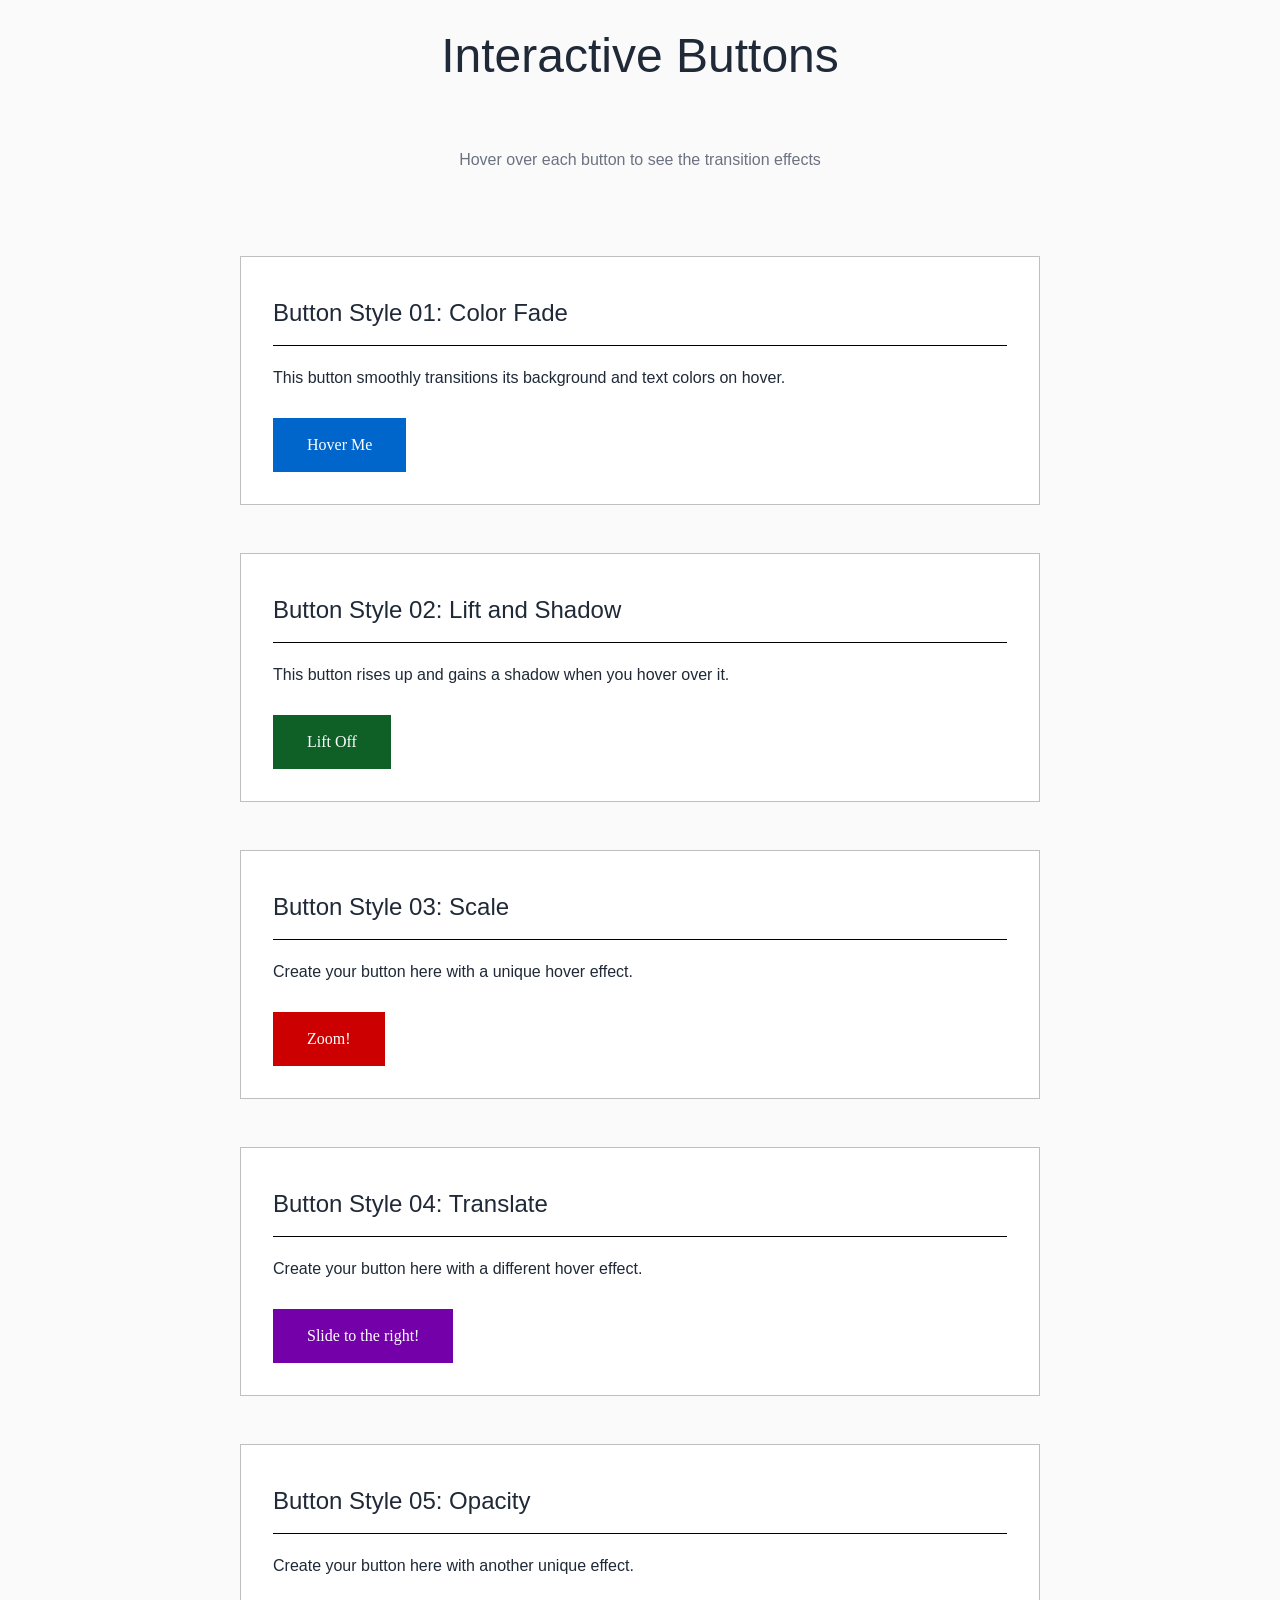
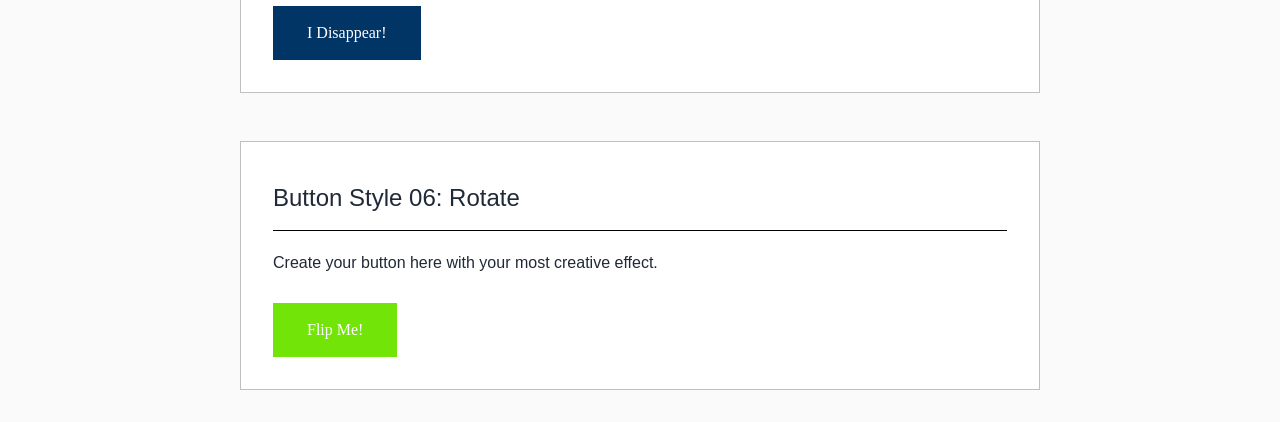
<file: week-05-exercise-01/index.html>
<!DOCTYPE html>
<html lang="en">

<head>
    <meta charset="UTF-8">
    <meta name="viewport" content="width=device-width, initial-scale=1.0">
    <title>Exercises Week 05 Exercise 01: Interactive Buttons</title>
    <link rel="stylesheet" href="./style.css">
</head>

<body>
    <div class="container">
        <h1>Interactive Buttons</h1>
        <p class="subtitle">Hover over each button to see the transition effects</p>

        <section class="button-section">
            <h2>Button Style 01: Color Fade</h2>
            <p>This button smoothly transitions its background and text colors on hover.</p>
            <button class="button-01">Hover Me</button>
        </section>


        <section class="button-section">
            <h2>Button Style 02: Lift and Shadow</h2>
            <p>This button rises up and gains a shadow when you hover over it.</p>
            <button class="button-02">Lift Off</button>
        </section>

        <section class="button-section">
            <h2>Button Style 03: Scale</h2>
            <p>Create your button here with a unique hover effect.</p>
            <button class="button-03">Zoom!</button>
        </section>

        <section class="button-section">
            <h2>Button Style 04: Translate</h2>
            <p>Create your button here with a different hover effect.</p>
            <button class="button-04">Slide to the right!</button>
        </section>

        <section class="button-section">
            <h2>Button Style 05: Opacity</h2>
            <p>Create your button here with another unique effect.</p>
            <button class="button-05">I Disappear!</button>
        </section>

        <section class="button-section">
            <h2>Button Style 06: Rotate</h2>
            <p>Create your button here with your most creative effect.</p>
            <button class="button-06">Flip Me!</button>
        </section>
    </div>
</body>

</html>
</file>
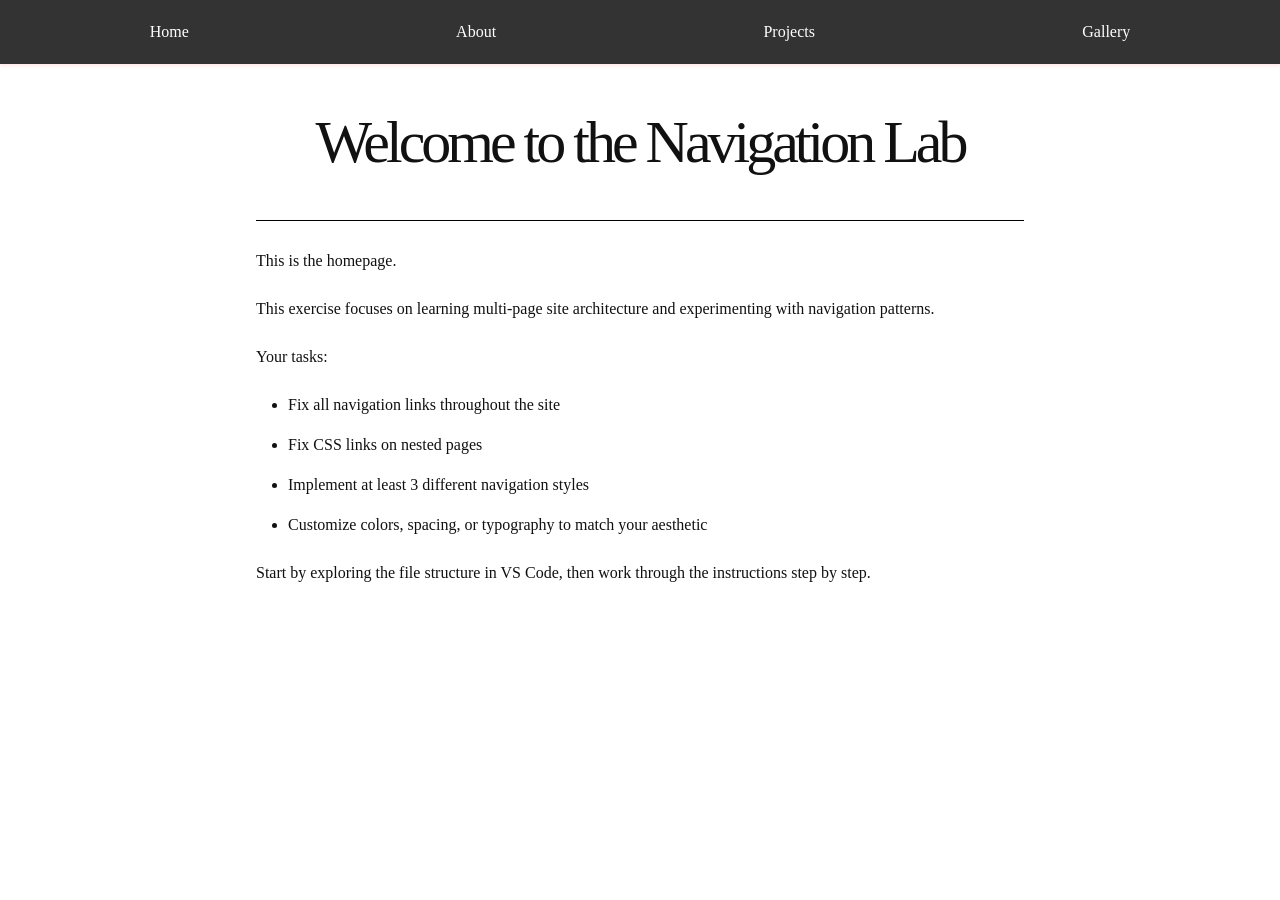
<file: week-06-exercise-01/index.html>
<!DOCTYPE html>
<html lang="en">

<head>
  <meta charset="UTF-8">
  <meta name="viewport" content="width=device-width, initial-scale=1.0">
  <title>Navigation Lab - Home</title>
  <link rel="stylesheet" href="css/style.css">
</head>

<body>

  <nav class="nav-horizontal">
    <ul>
      <li><a href="index.html">Home</a></li>
      <li><a href="about.html">About</a></li>
      <li><a href="projects/">Projects</a></li>
      <li><a href="gallery/">Gallery</a></li>
    </ul>
  </nav>

  <main>
    <h1>Welcome to the Navigation Lab</h1>

    <p>This is the homepage.</p>
    <p>This exercise focuses on learning multi-page site architecture and experimenting with navigation patterns.</p>

    <p>Your tasks:</p>
    <ul>
      <li>Fix all navigation links throughout the site</li>
      <li>Fix CSS links on nested pages</li>
      <li>Implement at least 3 different navigation styles</li>
      <li>Customize colors, spacing, or typography to match your aesthetic</li>
    </ul>

    <p>Start by exploring the file structure in VS Code, then work through the instructions step by step.</p>
  </main>

</body>

</html>
</file>
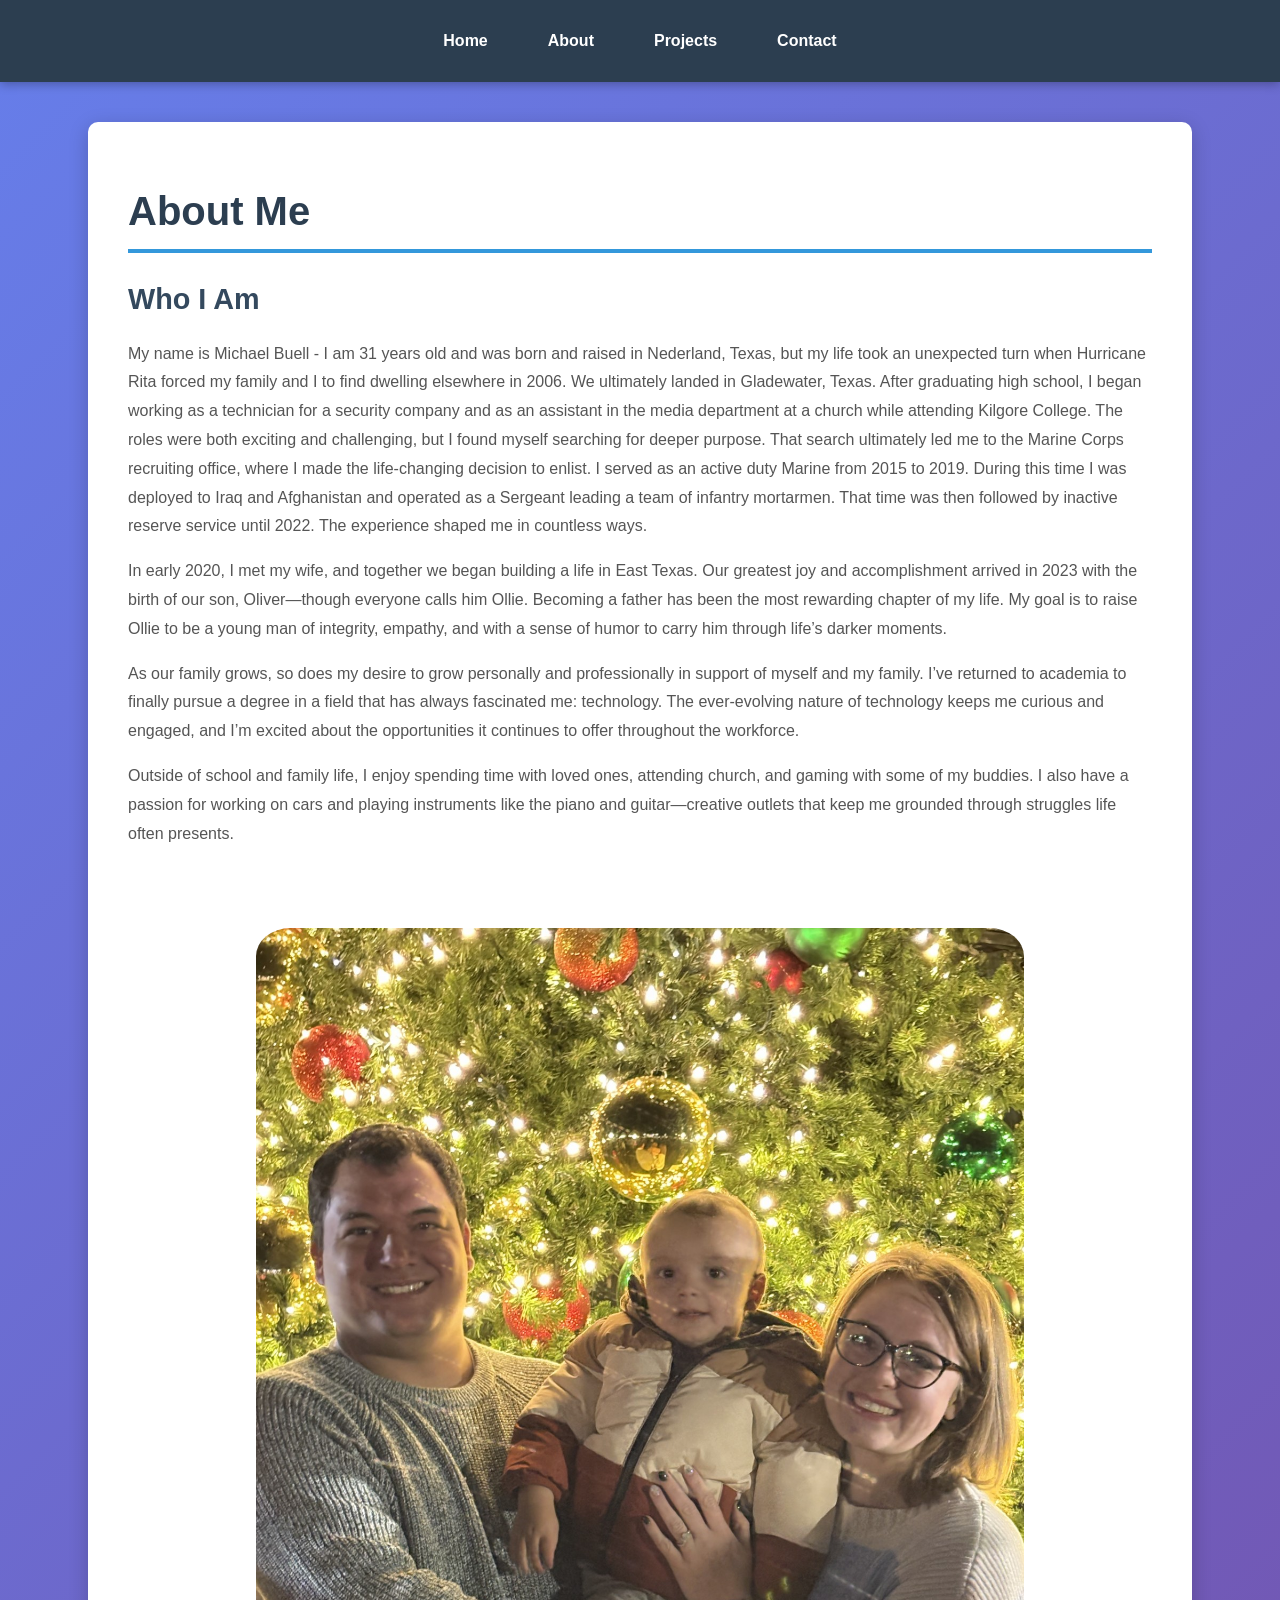
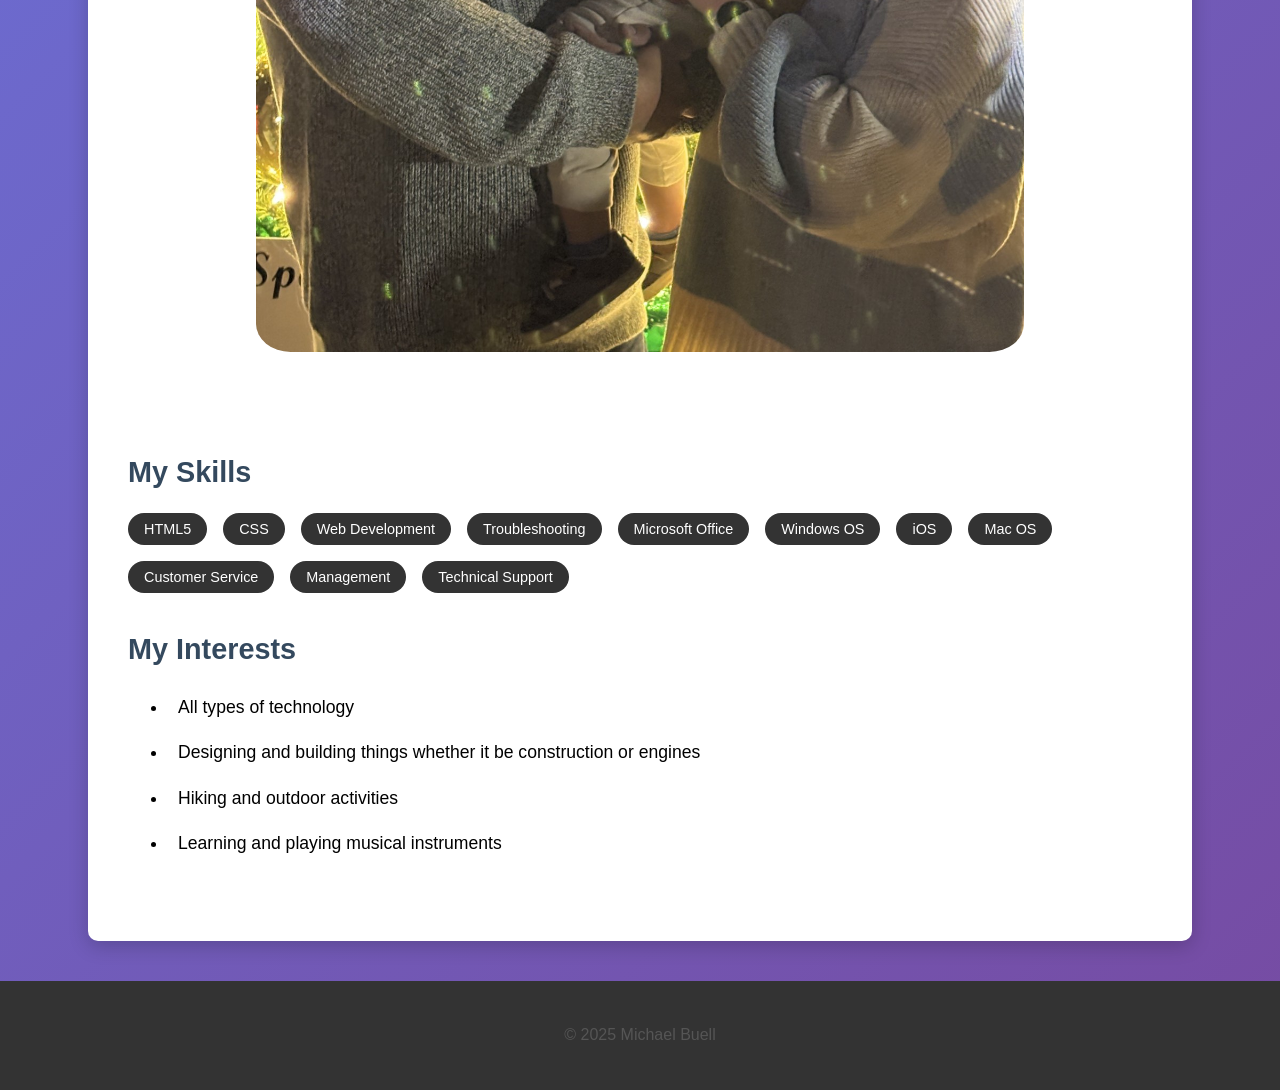
<file: project-02/about/index.html>
<!DOCTYPE html>
<html lang="en">
<head>
    <meta charset="UTF-8">
    <meta name="viewport" content="width=device-width, initial-scale=1.0">
    <title>About - My Portfolio</title>
    <link rel="stylesheet" href="../style.css">
</head>
<body>
    <header>
        <nav>
            <a href="../index.html">Home</a>
            <a href="./index.html">About</a>
            <a href="../projects/index.html">Projects</a>
            <a href="../contact/index.html">Contact</a>
        </nav>
    </header>

    <div class="container">
        <h1>About Me</h1>

        <section>
            <h2>Who I Am</h2>
            <p>
            My name is Michael Buell - I am 31 years old and was born and raised in Nederland, Texas, but my life took 
            an unexpected turn when Hurricane Rita forced my family and I to find dwelling elsewhere in 2006. We 
            ultimately landed in Gladewater, Texas. After graduating high school, I began working as a technician for 
            a security company and as an assistant in the media department at a church while attending Kilgore College. 
            The roles were both exciting and challenging, but I found myself searching for deeper purpose. That search 
            ultimately led me to the Marine Corps recruiting office, where I made the life-changing decision to enlist. 
            I served as an active duty Marine from 2015 to 2019. During this time I was deployed to Iraq and 
            Afghanistan and operated as a Sergeant leading a team of infantry mortarmen. That time was then followed by 
            inactive reserve service until 2022. The experience shaped me in countless ways. 
        </p>
        <p>    
            In early 2020, I met my 
            wife, and together we began building a life in East Texas. Our greatest joy and accomplishment arrived in 
            2023 with the birth of our son, Oliver—though everyone calls him Ollie. Becoming a father has been the most
            rewarding chapter of my life. My goal is to raise Ollie to be a young man of integrity, empathy, and with 
            a sense of humor to carry him through life’s darker moments.
        </p>
        <p>
            As our family grows, so does my desire to grow personally and professionally in support of myself and my 
            family. I’ve returned to academia to finally pursue a degree in a field that has always fascinated me: 
            technology. The ever-evolving nature of technology keeps me curious and engaged, and I’m excited about the 
            opportunities it continues to offer throughout the workforce. 
        </p>
        <p>
            Outside of school and family life, I enjoy spending time with loved ones, attending church, and gaming 
            with some of my buddies. I also have a passion for working on cars and playing instruments like the piano 
            and guitar—creative outlets that keep me grounded through struggles life often presents. 
        </p>
        <img alt="Me and My Son Ollie" src="./thumbnail_IMG_6317.jpg">
        </section>

        <section>
            <h2>My Skills</h2>
        
        <div class="skills-container">
            <span class="skill-item">HTML5</span>
            <span class="skill-item">CSS</span>
            <span class="skill-item">Web Development</span>
            <span class="skill-item">Troubleshooting</span>
            <span class="skill-item">Microsoft Office</span>
            <span class="skill-item">Windows OS</span>
            <span class="skill-item">iOS</span>
            <span class="skill-item">Mac OS</span>
            <span class="skill-item">Customer Service</span>
            <span class="skill-item">Management</span>
            <span class="skill-item">Technical Support</span>
        </div>
        </section>

        <section>
            <h2>My Interests</h2>
            <ul>
                <li>All types of technology</li>
                <li>Designing and building things whether it be construction or engines</li>
                <li>Hiking and outdoor activities</li>
                <li>Learning and playing musical instruments</li>
            </ul>
        </section>
    </div>

    <footer>
            <p>&copy; 2025 Michael Buell</p>
    </footer>
    
</body>
</html>
</file>
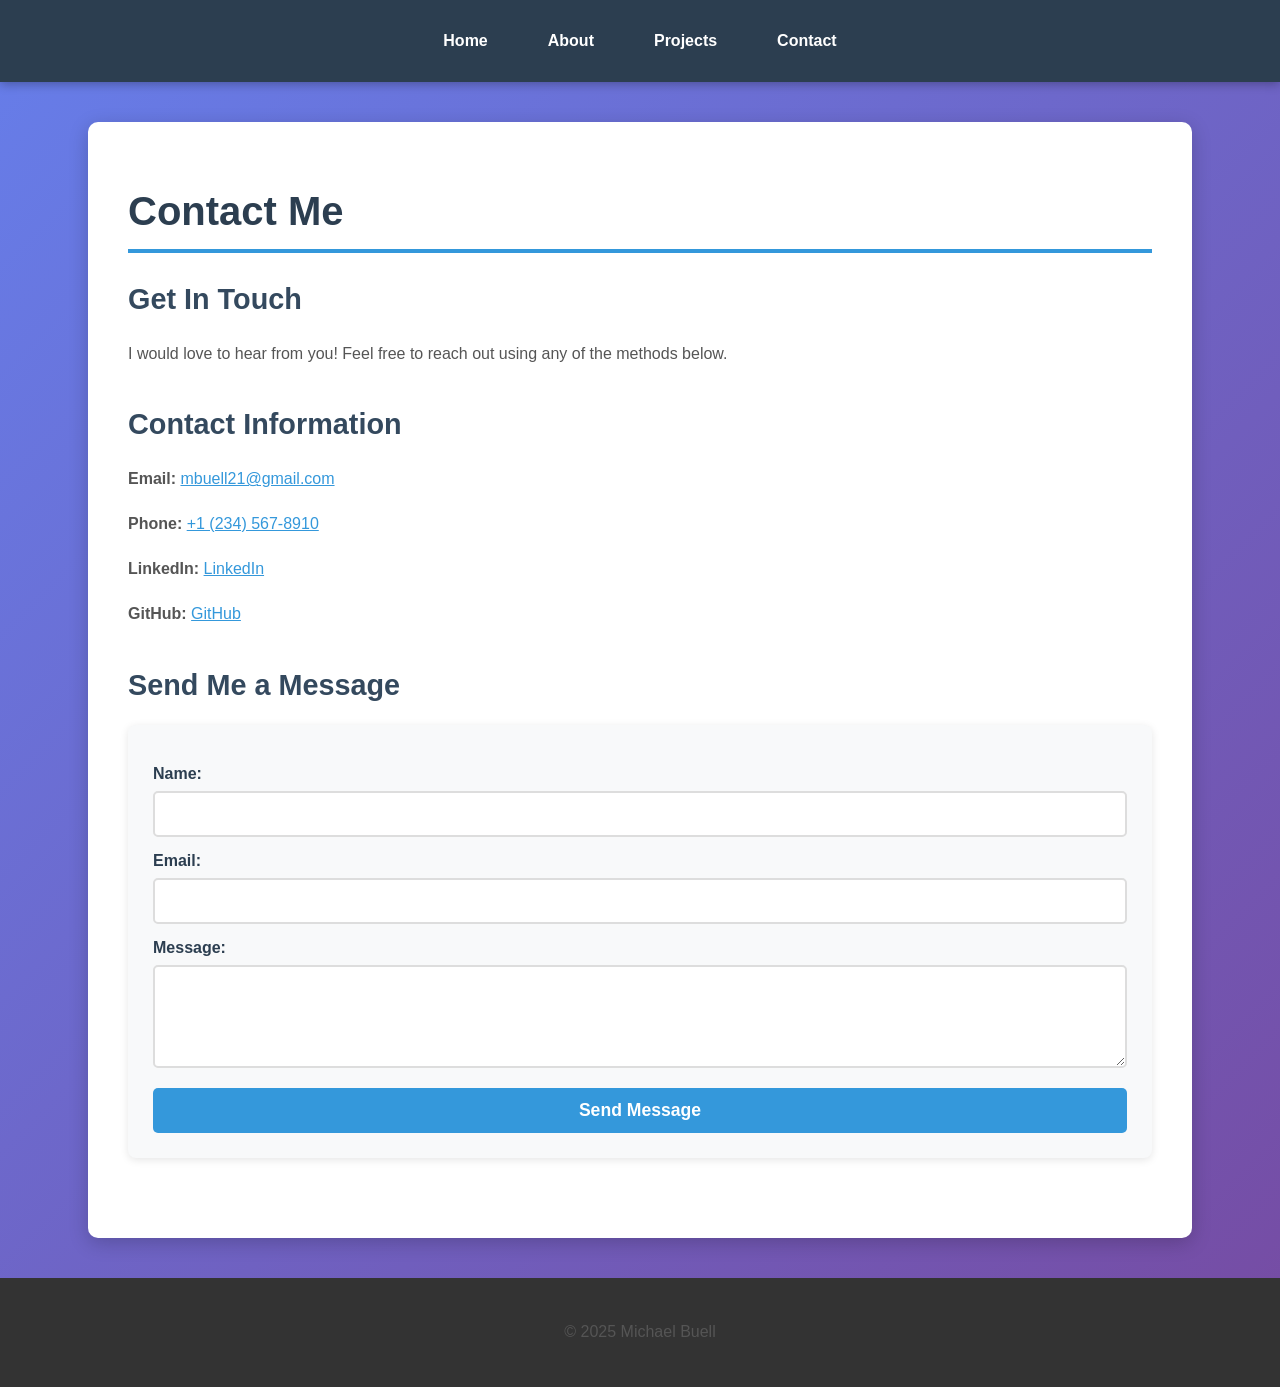
<file: project-02/contact/index.html>
<!DOCTYPE html>
<html lang="en">
<head>
    <meta charset="UTF-8">
    <meta name="viewport" content="width=device-width, initial-scale=1.0">
    <title>Contact - My Portfolio</title>
    <link rel="stylesheet" href="../style.css">
</head>
<body>
    <header>
        <nav>
            <a href="../index.html">Home</a>
            <a href="../about/index.html">About</a>
            <a href="../projects/index.html">Projects</a>
            <a href="index.html">Contact</a>
        </nav>
    </header>

    <div class="container">
        <h1>Contact Me</h1>

        <section>
            <h2>Get In Touch</h2>
            <p>I would love to hear from you! Feel free to reach out using any of the methods below.</p>
        </section>

        <section>
            <h2>Contact Information</h2>
            <p><strong>Email:</strong> <a href="mailto:mbuell21@gmail.com">mbuell21@gmail.com</a></p>
            <p><strong>Phone:</strong> <a href="tel:+12345678910">+1 (234) 567-8910</a></p>
            <p><strong>LinkedIn:</strong> <a target="_blank" href="https://linkedin.com/in/michael-buell-a9797134">LinkedIn</a></p>
            <p><strong>GitHub:</strong> <a target="_blank" href="https://github.com/michaelbuell">GitHub</a></p>
        </section>

        <section>
            <h2>Send Me a Message</h2>
            <form>
                <label>Name:</label>
                <input type="text" name="name" required>
                
                <label>Email:</label>
                <input type="email" name="email" required>
                
                <label>Message:</label>
                <textarea name="message" rows="5" required></textarea>
                
                <button type="submit">Send Message</button>
            </form>
        </section>
    </div>
    <footer>
            <p>&copy; 2025 Michael Buell</p>
    </footer>
</body>
</html>
</file>
<file: style.css>
* {
    margin: 0;
    padding: 0;
    box-sizing: border-box;
}

body {
    font-family: Arial, sans-serif;
    line-height: 1.6;
    color: #333;
    background-color: #f5f5f5;
}

header {
    background-color: #2c3e50;
    color: white;
    padding: 2rem;
    text-align: center;
}

header h1 {
    font-size: 2.5rem;
    margin-bottom: 0.5rem;
}

header h2 {
    font-size: 1.5rem;
    font-weight: normal;
    margin-bottom: 0.5rem;
}

header p {
    margin-bottom: 0.3rem;
}

nav {
    margin-top: 1rem;
    padding-top: 1rem;
    border-top: 1px solid #34495e;
}

nav a {
    color: #3498db;
    text-decoration: none;
    padding: 0 0.5rem;
}

nav a:hover {
    color: #5dade2;
    text-decoration: underline;
}

main {
    max-width: 900px;
    margin: 2rem auto;
    padding: 2rem;
    background-color: white;
    border-radius: 8px;
    box-shadow: 0 2px 4px rgba(0, 0, 0, 0.1);
}

section {
    margin-bottom: 2.5rem;
}

section:last-child {
    margin-bottom: 0;
}

section h2 {
    color: #2c3e50;
    font-size: 1.8rem;
    margin-bottom: 1rem;
    padding-bottom: 0.5rem;
    border-bottom: 3px solid #3498db;
}

section p {
    margin-bottom: 1rem;
    line-height: 1.8;
}

ul {
    list-style-position: inside;
    padding-left: 1rem;
}

li {
    margin-bottom: 0.8rem;
}

a {
    color: #2980b9;
    text-decoration: none;
}

a:hover {
    color: #3498db;
    text-decoration: underline;
}

footer {
    text-align: center;
    padding: 1.5rem;
    color: #7f8c8d;
    background-color: #ecf0f1;
    margin-top: 2rem;
}
</file>
<file: project-01/style.css>
* {
    margin: 0;
    padding: 0;
    box-sizing: border-box;
}

:root {
    --primary-color: 333#;
    --background-color: #2c3e50;
}

body {
    font-family: Arial, sans-serif;
    line-height: 1.6;
    color: var(--primary-color);
}

header {
    background-color: var(--background-color);
    color: white;
    padding: 1rem 0;
    position: sticky;
    top: 0;
    box-shadow: 0 2px 5px rgba(0, 0, 0, 0.1);
}

nav {
    max-width: 1200px;
    margin: 0 auto;
    display: flex;
    justify-content: space-between;
    align-items: center;
    padding: 0 2rem;
}

nav h1 {
    font-size: 1.5rem;
}

nav ul {
    display: flex;
    list-style: none;
    gap: 2rem;
}

nav a {
    color: white;
    text-decoration: none;
    padding: 0.5rem 1rem;
    transition: all 0.3s ease;
    border-radius: 4px;
}

nav a:hover {
    background-color: #34495e;
    color: #3498db;
}

section {
    max-width: 1200px;
    margin: 0 auto;
    padding: 4rem 2rem;
}

img {
    margin: 0 auto;
    padding: 4rem 2rem;
    width: 100%;
    height: 100%;
    object-fit: cover;
    border-radius: 8%;
    transition: transform 0.3s ease-in-out;
}

img:hover {
    transform: scale(110%);
}

section h2 {
    font-size: 2rem;
    margin-bottom: 1.5rem;
    color: #2c3e50;
    border-bottom: 3px solid #3498db;
    padding-bottom: 0.5rem;
}

#about {
    background-color: #f8f9fa;
}

#about p {
    font-size: 1.1rem;
    line-height: 1.8;
    margin-bottom: 1rem;
}

#skills {
    background-color: white;
}

.skills-container {
    display: flex;
    flex-wrap: wrap;
    gap: 1rem;
    margin-top: 1rem;
}

.skill-item {
    background-color: #3498db;
    color: white;
    padding: 0.5rem 1rem;
    border-radius: 20px;
    font-size: 0.9rem;
    transition: background-color 0.3s ease;
}

.skill-item:hover {
    background-color: #073655;
}

.interests {
    margin-top: 2rem;
}

.interests h3 {
    font-size: 1.3rem;
    margin-bottom: 0.5rem;
    color: #2c3e50;
}

.interests ul {
    list-style-position: inside;
    margin-left: 1rem;
}

.interests li {
    margin-bottom: 0.5rem;
}

#projects {
    background-color: #f8f9fa;
}

.projects-container {
    display: flex;
    gap: 2rem;
    margin-top: 2rem;
    flex-wrap: wrap;
}

.project-card {
    flex: 1;
    min-width: 300px;
    background-color: white;
    border-radius: 8px;
    padding: 2rem;
    box-shadow: 0 4px 6px rgba(0, 0, 0, 0.1);
    transition: transform 0.3s ease, box-shadow 0.3s ease;
}

.project-card:hover {
    transform: translateY(-5px);
    box-shadow: 0 6px 12px rgba(0, 0, 0, 0.15);
}

.project-card h3 {
    color: var(--background-color);
    margin-bottom: 1rem;
    font-size: 1.5rem;
}

.project-card p {
    color: #555;
    margin-bottom: 1rem;
    line-height: 1.6;
}

.project-card .tech-stack {
    display: flex;
    gap: 0.5rem;
    flex-wrap: wrap;
    margin-bottom: 1rem;
}

.tech-stack span {
    background-color: #ecf0f1;
    padding: 0.3rem 0.6rem;
    border-radius: 4px;
    font-size: 0.85rem;
    color: var(--background-color);
}

.project-card a {
    display: inline-block;
    color: #3498db;
    text-decoration: none;
    font-weight: bold;
    transition: color 0.3s ease;
}

.project-card a:hover {
    color: #2980b9;
}

#contact {
    background-color: white;
    text-align: center;
}

#contact p {
    font-size: 1.1rem;
    margin-bottom: 1rem;
}

footer {
    background-color: var(--background-color);
    color: white;
    text-align: center;
    padding: 2rem;
}

.contact-info {
    display: flex;
    justify-content: center;
    gap: 2rem;
    margin-top: 1rem;
    flex-wrap: wrap;
}

.contact-info a {
    color: #3498db;
    text-decoration: none;
    transition: color 0.3s ease;
}

.contact-info a:hover {
     color: #5dade2;
}


@media (max-width: 768px) {
nav {
    flex-direction: column;
    gap: 1rem;
}

nav ul {
    gap: 1rem;
}

section {
    padding: 3rem 1rem;
}

.projects-container {
    flex-direction: column;
}

.contact-info {
    flex-direction: column;
    gap: 0.5rem;
}
}
</file>
<file: project-02/style.css>
body {
    font-family: Arial, sans-serif;
    margin: 0;
    padding: 0;
    background: linear-gradient(135deg, #667eea 0%, #764ba2 100%);
    min-height: 100vh;
}

header {
    background-color: #2c3e50;
    padding: 15px 0;
    box-shadow: 0 2px 10px rgba(0, 0, 0, 0.3);
}

nav {
    display: flex;
    justify-content: center;
    flex-wrap: wrap;
}

nav a {
    color: white;
    text-decoration: none;
    padding: 12px 25px;
    margin: 5px;
    border-radius: 5px;
    transition: all 0.3s;
    font-weight: bold;
}

nav a:hover {
    background-color: #3498db;
    transform: translateY(-2px);
    box-shadow: 0 4px 8px rgba(0, 0, 0, 0.2);
}

.container {
    width: 80%;
    margin: 40px auto;
    background-color: white;
    padding: 40px;
    border-radius: 10px;
    box-shadow: 0 5px 20px rgba(0, 0, 0, 0.2);
}

.tech-stack {
    display: flex;
    gap: 0.5rem;
    flex-wrap: wrap;
    margin-bottom: 1rem;
}

.tech-stack span {
    background-color: #94dff1;
    padding: 0.3rem 0.6rem;
    border-radius: 4px;
    font-size: 0.85rem;
}

h1 {
    color: #2c3e50;
    border-bottom: 4px solid #3498db;
    padding-bottom: 15px;
    margin-bottom: 30px;
    font-size: 2.5em;
}

h2 {
    color: #34495e;
    margin-top: 30px;
    font-size: 1.8em;
}

h3 {
    color: #2c3e50;
    margin-bottom: 5px;
}

section {
    margin-bottom: 40px;
}

.job, .education, .project {
    background: linear-gradient(135deg, #f5f7fa 0%, #c3cfe2 100%);
    padding: 20px;
    margin-bottom: 20px;
    border-left: 5px solid #3498db;
    border-radius: 5px;
    transition: all 0.3s ease;
}

.job:hover, .education:hover, .project:hover {
    transform: translateX(10px);
    box-shadow: 0 4px 12px rgba(0, 0, 0, 0.1);
}

ul {
    line-height: 2;
    font-size: 1.1em;
}

ul li {
    margin-bottom: 10px;
    padding-left: 10px;
}

form {
    display: flex;
    flex-direction: column;
    background-color: #f8f9fa;
    padding: 25px;
    border-radius: 8px;
    box-shadow: 0 2px 8px rgba(0, 0, 0, 0.1);
}

label {
    margin-top: 15px;
    font-weight: bold;
    color: #2c3e50;
}

input, textarea {
    padding: 12px;
    margin-top: 8px;
    border: 2px solid #ddd;
    border-radius: 5px;
    font-size: 1em;
    transition: border-color 0.3s;
}

input:focus, textarea:focus {
    border-color: #3498db;
    outline: none;
}

button {
    margin-top: 20px;
    padding: 12px 25px;
    background-color: #3498db;
    color: white;
    border: none;
    border-radius: 5px;
    cursor: pointer;
    font-size: 1.1em;
    font-weight: bold;
    transition: all 0.3s;
}

button:hover {
    background-color: #2980b9;
    transform: translateY(-2px);
    box-shadow: 0 4px 12px rgba(52, 152, 219, 0.3);
}

a {
    color: #3498db;
    transition: color 0.3s;
}

a:hover {
    color: #2980b9;
    text-decoration: underline;
}

p {
    line-height: 1.8;
    color: #555;
}

footer {
    text-align: center;
    padding: 1.5rem;
    color: #7f8c8d;
    background-color: #333;
    margin-top: 2rem;
}

img {
    display: block;
    margin-left: auto;
    margin-right: auto;
    padding: 4rem 2rem;
    width: 75%;
    height: 75%;
    border-radius: 8%;
    transition: transform 0.3s ease;
}

img:hover {
    transform: scale(110%);
}

.skills-container {
    display: flex;
    flex-wrap: wrap;
    gap: 1rem;
    margin-top: 1rem;
}

.skill-item {
    background-color: #333;
    color: white;
    padding: 0.5rem 1rem;
    border-radius: 20px;
    font-size: 0.9rem;
    transition: background-color 0.3s ease;
}

.skill-item:hover {
    background-color: #525252;
}

@media (max-width: 768px) {
    .container {
        width: 95%;
        padding: 15px;
    }
    
    nav {
        flex-direction: column;
        align-items: center;
    }
    
    nav a {
        width: 80%;
        text-align: center;
        margin: 5px 0;
    }
    
    h1 {
        font-size: 1.5em;
    }
    
    h2 {
        font-size: 1.2em;
    }
    
    .job:hover, .education:hover, .project:hover {
        transform: none;
    }
}
</file>
<file: week-03-exercise-01/style.css>
* { box-sizing: border-box; }

body {
    font-family: Arial, Helvetica, sans-serif;
    background-color: bisque;
    margin: auto;
    padding: 5%;
}

.card {
    max-width: 600px;
    margin: 0 auto;
    padding: 16px;
    background-color: rgb(233, 142, 142);
    border: 4px solid rgb(175, 0, 0);
}

h1 {
    color:black;
    font-size: 36px;
    margin: 25px;
}

p {
    color:black;
    margin: 25px;
    
}
</file>
<file: week-04-exercise-01/style.css>
* {
    box-sizing: border-box;
}

html,
body {
    min-height: 100vh;
    margin: 0;
}

body {
    font-family: "Times New Roman", serif;
    line-height: 2;
    display: flex;
    justify-content: center;
    align-items: flex-start;
    padding: 32px 0;
    background-color: beige;
}

main {
    max-width: 1000px;
    width: 90%;
    padding: 16px;
    border: 1px solid rgba(0, 0, 0, 0.25);
}

h1 {
    font-weight: normal;
    font-size: 48px;
    line-height: 1em;
    margin-top: 48px;
    margin-bottom: 48px;
    text-align: center;
}

h2 {
    font-size: 24px;
    margin-top: 48px;
    margin-bottom: 16px;
    border-bottom: 1px solid rgba(0, 0, 0, 1);
    padding-bottom: 16px;
}

p {
    margin-bottom: 16px;
}

.screenshot-container {
    margin: 32px 0;
    padding: 16px;
    border: 1px solid rgba(0, 0, 0, 1);
    text-align: center;
}

.screenshot-container img {
    max-width: 100%;
    height: 100%;
    display: block;
    margin: 0 auto;
    border: 1px solid rgba(0, 0, 0, 0.25);
}
</file>
<file: week-04-exercise-02/style.css>
* {
    box-sizing: border-box;
}

html,
body {
    min-height: 100vh;
    margin: 0;
}

body {
    font-family: Arial, Helvetica, sans-serif;
    line-height: 2;
    display: flex;
    justify-content: center;
    align-items: flex-start;
    padding: 32px 0;
    background-color: black;
}

main {
    max-width: 1200px;
    width: 90%;
    padding: 16px;
    border: 1px solid rgba(0, 0, 0, 0.25);
    background-color: #aceeff;
}

h1 {
    font-weight: normal;
    font-size: 48px;
    line-height: 1em;
    margin-top: 48px;
    margin-bottom: 48px;
    text-align: center;
}

main>p {
    margin-bottom: 32px;
    text-align: center;
    max-width: 800px;
    margin-left: auto;
    margin-right: auto;
}

.collection-grid {
    margin: 48px 0;
    display: flex;
    flex-direction: row;
    flex-wrap: wrap;
    justify-content: center;
    gap: 30px;
}

.collection-card {
    border: 1px solid rgba(0, 0, 0, 0.25);
    background-color: #50cceb;
    padding: 16px;
}

.collection-card img {
    width: 100%;
    height: auto;
    display: block;
    border: 1px solid rgba(0, 0, 0, 0.25);
    margin-bottom: 16px;
    margin-left: auto;
    margin-right: auto;
}

.collection-card h2 {
    font-size: 24px;
    font-weight: bold;
    margin-top: 0;
    margin-bottom: 8px;
    line-height: 1.2;
}

.collection-card .details {
    font-size: 14px;
    color: rgba(0, 0, 0, 0.6);
    margin-bottom: 16px;
    font-style: italic;
}

.collection-card .description {
    font-size: 16px;
    margin-bottom: 0;
    line-height: 1.6;
}

@media (width >= 480px) { 

.collection-card {
    flex-basis: 45%;
}    

}

@media (width >= 1024px) { 

    .collection-card {
        flex-basis: 30%;
    }

}
</file>
<file: week-05-exercise-01/style.css>
* {
    margin: 0;
    padding: 0;
    box-sizing: border-box;
}

body {
    font-family: Arial, Helvetica, sans-serif;
    line-height: 2;
    background-color: #fafafa;
    color: #1F2937;
    padding: 32px 16px;
}

.container {
    max-width: 800px;
    margin: 0 auto;
    display: flex;
    flex-direction: column;
    gap: 48px;
}

h1 {
    font-size: 48px;
    line-height: 1em;
    font-weight: normal;
    text-align: center;
    margin-bottom: 16px;
}

.subtitle {
    text-align: center;
    font-size: 16px;
    color: #6B7280;
    margin-bottom: 32px;
}

h2 {
    font-size: 24px;
    font-weight: normal;
    border-bottom: 1px solid rgba(0, 0, 0, 1);
    padding-bottom: 8px;
    margin-bottom: 16px;
}

.button-section {
    padding: 32px;
    background-color: #ffffff;
    border: 1px solid rgba(0, 0, 0, 0.25);
}

.button-section p {
    font-size: 16px;
    margin-bottom: 24px;
}

button {
    font-family: "Times New Roman", serif;
    font-size: 16px;
    cursor: pointer;
    border-radius: 0;
}

.button-01 {
    background-color: #0066CC;
    color: #ffffff;
    padding: 16px 32px;
    border: 2px solid #0066CC;
    transition: background-color 0.3s ease, color 0.3s ease, border-color 0.3s ease;
}

.button-01:hover {
    background-color: #ffffff;
    color: #0066CC;
    border-color: #0066CC;
}

.button-02 {
    background-color: #0e6027;
    color: #ffffff;
    padding: 16px 32px;
    border: 2px solid #0e6027;
    transition: transform 0.3s ease, box-shadow 0.3s ease;
}

.button-02:hover {
    transform: translateY(-4px);
    box-shadow: 0 8px 16px rgba(0, 0, 0, 0.2);
}

.button-03 {
    background-color: #cc0000;
    color: #ffffff;
    padding: 16px 32px;
    border: 2px solid #cc0000;
    transition: background-color 0.3s ease, transform 0.3s ease-in-out;
}

.button-03:hover {
    background-color: #bd6666;
    transform: scale(200%);
}

.button-04 {
    background-color: #7300a8;
    color: #ffffff;
    padding: 16px 32px;
    border: 2px solid #7300a8;
    transition: background-color 0.3s ease, transform 0.3s ease;
}

.button-04:hover {
    background-color: #794d8d;
    transform: translateX(100px);
}

.button-05 {
    background-color: #003566;
    color: #ffffff;
    padding: 16px 32px;
    border: 2px solid #003566;
    transition: opacity 0.3s ease;
}

.button-05:hover {
    opacity: 0;
}

.button-06 {
    background-color: #72e408;
    color: #ffffff;
    padding: 16px 32px;
    border: 2px solid #72e408;
    transition: background-color 0.3s ease, border-color 0.3s ease, transform 0.3s ease-in-out;
}

.button-06:hover {
    background-color: #789959;
    border-color: #000000;
    transform: rotate(180deg);
}
</file>
<file: week-06-exercise-01/css/style.css>
* {
  margin: 0;
  padding: 0;
  box-sizing: border-box;
}

body {
  font-family: "Times New Roman", serif;
  font-size: 16px;
  line-height: 2;
  color: #111111;
  background-color: #ffffff;
  display: flex;
  justify-content: center;
  align-items: flex-start;
  min-height: 100vh;
  padding: 32px 0;
}

main {
  max-width: 800px;
  width: 100%;
  padding: 0 16px;
}

h1 {
  font-size: 3.75rem;
  font-weight: normal;
  line-height: 1em;
  letter-spacing: -0.25rem;
  text-align: center;
  margin-bottom: 24px;
  padding-bottom: 48px;
  border-bottom: 1px solid rgba(0, 0, 0, 1);
}

h2 {
  font-size: 24px;
  font-weight: normal;
  margin-top: 32px;
  margin-bottom: 16px;
  padding-bottom: 8px;
  border-bottom: 1px solid rgba(0, 0, 0, 1);
}

p {
  margin-bottom: 16px;
}

ul {
  margin-left: 32px;
  margin-bottom: 16px;
}

li {
  margin-bottom: 8px;
}

a {
  color: #0066CC;
  text-decoration: underline;
}

a:hover {
  color: #004499;
}

code {
  font-family: monospace;
  background-color: #f5f5f5;
  padding: 2px 6px;
  border: 1px solid rgba(0, 0, 0, 0.25);
}

.nav-simple {
  position: fixed;
  left: 32px;
  top: 32px;
  width: 200px;
}

.nav-simple ul {
  list-style: none;
  margin: 0;
  padding: 0;
}

.nav-simple li {
  margin-bottom: 8px;
}

.nav-simple a {
  display: block;
  padding: 8px 16px;
  color: #5c5d5f;
  text-decoration: none;
  background-color: #fafafa;
  border: 1px solid rgba(0, 0, 0, 0.25);
  transition: background-color 0.3s ease, color 0.3s ease;
  border-radius: 6px;
}

.nav-simple a:hover {
  background-color: #00cc6d;
  color: #ffffff;
}

.nav-simple+main {
  margin-left: 232px;
}

.nav-horizontal {
  position: fixed;
  top: 0;
  left: 0;
  right: 0;
  background-color: #333333;
  padding: 0 32px;
  box-shadow: 0 2px 4px rgba(255, 14, 14, 0.1);
  z-index: 1000;
}

.nav-horizontal ul {
  list-style: none;
  margin: 0;
  padding: 0;
  display: flex;
  gap: 32px;
  justify-content: space-around;
}

.nav-horizontal li {
  margin-bottom: 0;
}

.nav-horizontal a {
  display: block;
  padding: 16px 0;
  color: #ffffff;
  text-decoration: none;
  transition: color 0.3s ease;
}

.nav-horizontal a:hover {
  color: #f34d24;
}

.nav-horizontal+main {
  margin-top: 80px;
}

.nav-custom {
  top: 0;
  left: 0;
  right: 0;
  padding: 0px 32px;
  position: fixed;
  background-color: #3c4044;
}

.nav-custom ul {
  list-style: none;
  display: flex;
  justify-content: center;
  gap: 48px;
  margin: 0;
  padding: 0;
}

.nav-custom li {
  margin-bottom: 0;
}

.nav-custom a {
  display: block;
  padding: 16px 0;
  color: #4e98fa;
  text-decoration: none;
  transition: color 0.3s ease;
}

.nav-custom a:hover {
  color: #a2c7f8;
}

.nav-custom+main {
  margin-top: 80px;
}

@media (width >=480px) {}

@media (width >=1024px) {}
</file>
